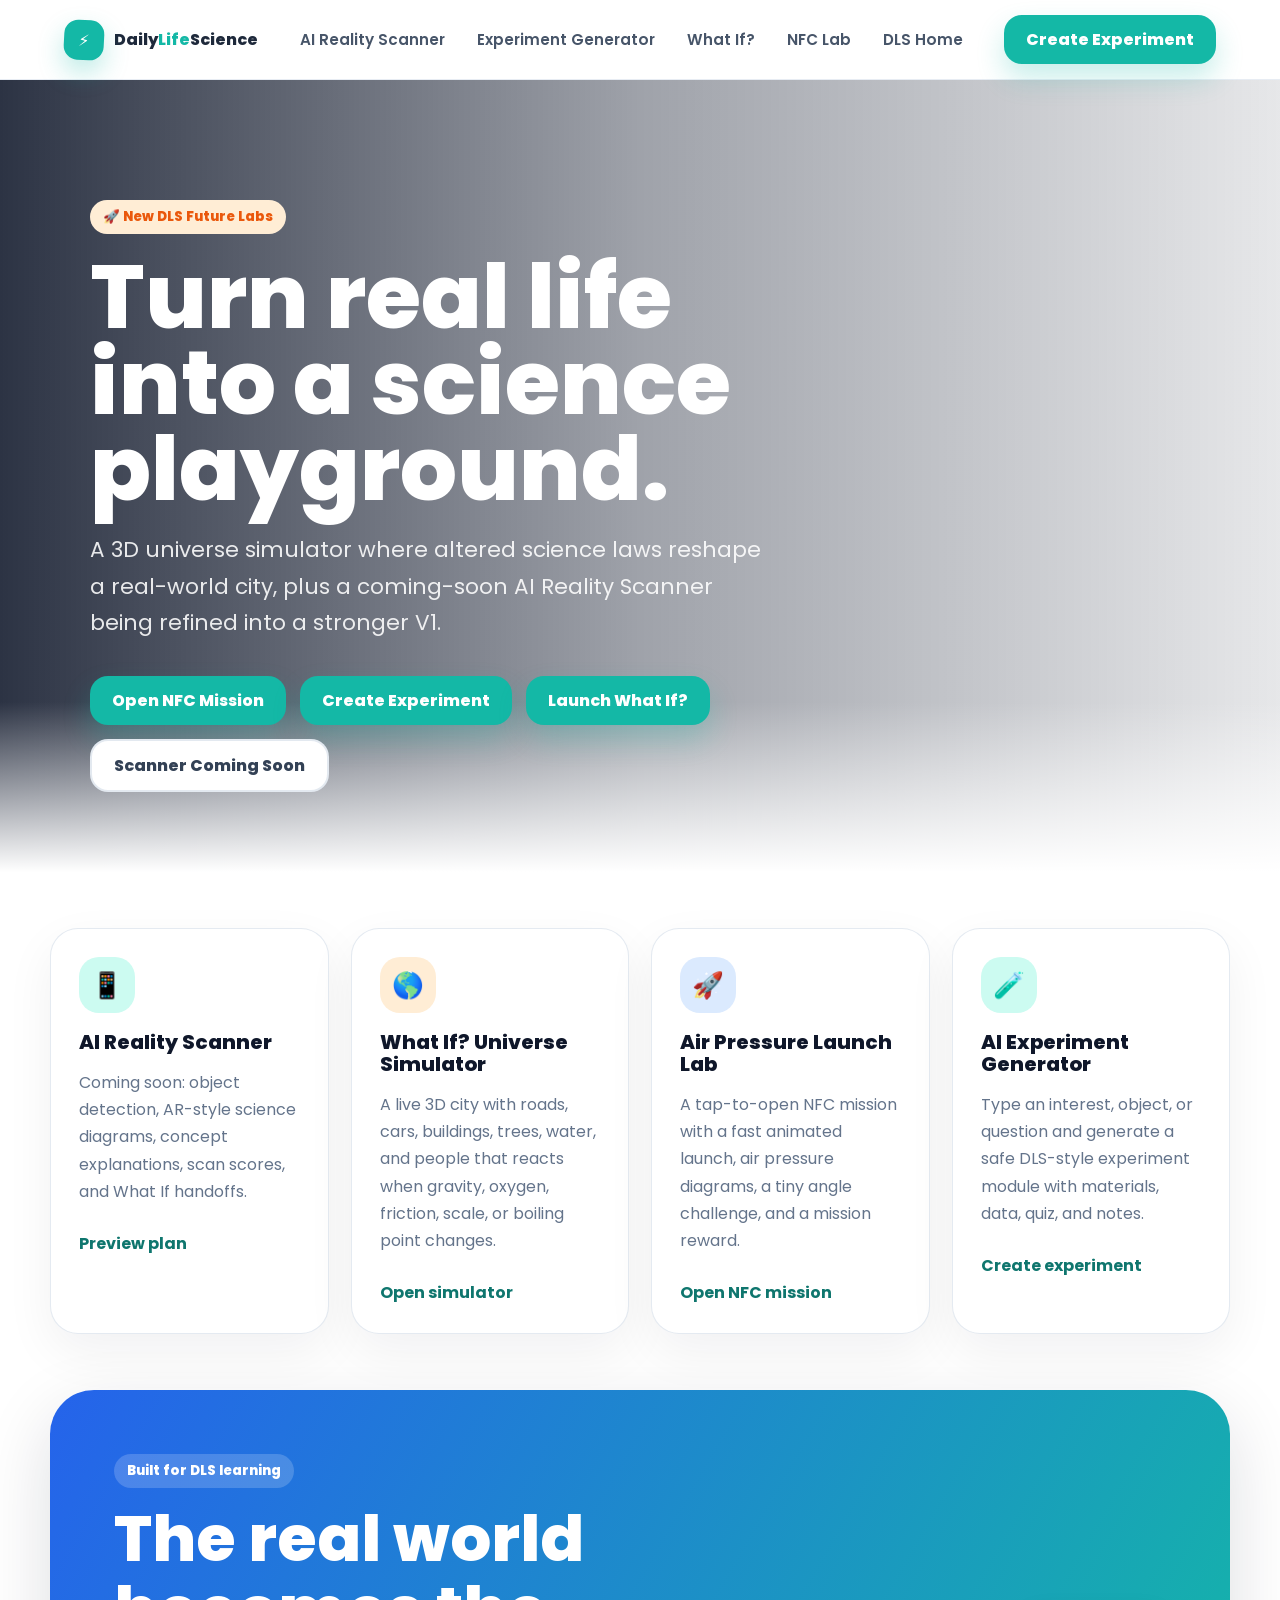
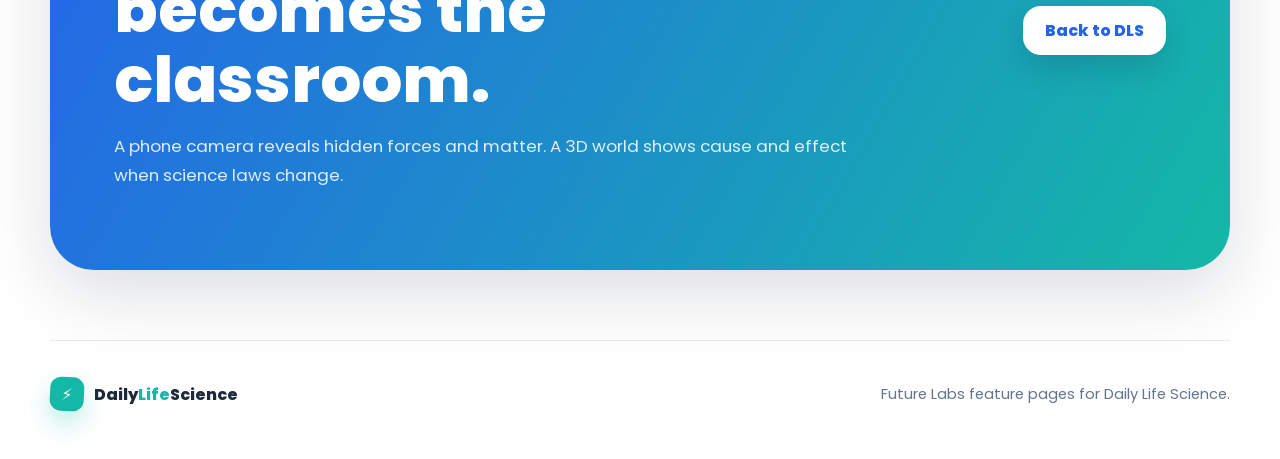
<file: index.html>
<!doctype html>
<html lang="en">
  <head>
    <meta charset="UTF-8" />
    <meta name="viewport" content="width=device-width, initial-scale=1.0" />
    <meta name="description" content="Daily Life Science Future Labs feature hub." />
    <title>Daily Life Science | Future Labs</title>
    <link rel="preconnect" href="https://fonts.googleapis.com" />
    <link rel="preconnect" href="https://fonts.gstatic.com" crossorigin />
    <link
      href="https://fonts.googleapis.com/css2?family=Poppins:wght@300;400;500;600;700;800&display=swap"
      rel="stylesheet"
    />
    <link rel="stylesheet" href="styles.css" />
  </head>
  <body>
    <nav class="site-nav" aria-label="Primary navigation">
      <a class="brand" href="index.html" aria-label="Daily Life Science Future Labs">
        <span class="brand-mark" aria-hidden="true">⚡</span>
        <span>Daily<span>Life</span>Science</span>
      </a>
      <div class="nav-links" aria-label="Feature pages">
        <a href="scanner.html">AI Reality Scanner</a>
        <a href="experiment-generator.html">Experiment Generator</a>
        <a href="simulator.html">What If?</a>
        <a href="nfc-launch-lab.html">NFC Lab</a>
        <a href="https://dailylifescience.org/">DLS Home</a>
      </div>
      <a class="nav-cta" href="experiment-generator.html">Create Experiment</a>
    </nav>

    <main>
      <section class="hero">
        <div class="hero-shade"></div>
        <div class="hero-content">
          <span class="eyebrow">🚀 New DLS Future Labs</span>
          <h1>Turn real life into a science playground.</h1>
          <p>
            A 3D universe simulator where altered science laws reshape a
            real-world city, plus a coming-soon AI Reality Scanner being
            refined into a stronger V1.
          </p>
          <div class="hero-actions">
            <a class="primary-button" href="nfc-launch-lab.html">Open NFC Mission</a>
            <a class="primary-button" href="experiment-generator.html">Create Experiment</a>
            <a class="primary-button" href="simulator.html">Launch What If?</a>
            <a class="secondary-button" href="scanner.html">Scanner Coming Soon</a>
          </div>
        </div>
      </section>

      <section class="intro-band feature-cards" aria-label="Future Labs features">
        <a class="feature-link-card" href="scanner.html">
          <span class="mini-icon teal">📱</span>
          <h2>AI Reality Scanner</h2>
          <p>
            Coming soon: object detection, AR-style science diagrams, concept
            explanations, scan scores, and What If handoffs.
          </p>
          <strong>Preview plan</strong>
        </a>
        <a class="feature-link-card" href="simulator.html">
          <span class="mini-icon orange">🌎</span>
          <h2>What If? Universe Simulator</h2>
          <p>
            A live 3D city with roads, cars, buildings, trees, water, and people
            that reacts when gravity, oxygen, friction, scale, or boiling point
            changes.
          </p>
          <strong>Open simulator</strong>
        </a>
        <a class="feature-link-card" href="nfc-launch-lab.html">
          <span class="mini-icon blue">🚀</span>
          <h2>Air Pressure Launch Lab</h2>
          <p>
            A tap-to-open NFC mission with a fast animated launch, air pressure
            diagrams, a tiny angle challenge, and a mission reward.
          </p>
          <strong>Open NFC mission</strong>
        </a>
        <a class="feature-link-card" href="experiment-generator.html">
          <span class="mini-icon teal">🧪</span>
          <h2>AI Experiment Generator</h2>
          <p>
            Type an interest, object, or question and generate a safe
            DLS-style experiment module with materials, data, quiz, and notes.
          </p>
          <strong>Create experiment</strong>
        </a>
      </section>

      <section class="classroom-band">
        <div>
          <span class="pill">Built for DLS learning</span>
          <h2>The real world becomes the classroom.</h2>
          <p>
            A phone camera reveals hidden forces and matter. A 3D world shows
            cause and effect when science laws change.
          </p>
        </div>
        <a class="primary-button light" href="https://dailylifescience.org/">Back to DLS</a>
      </section>
    </main>

    <footer>
      <div class="brand footer-brand">
        <span class="brand-mark" aria-hidden="true">⚡</span>
        <span>Daily<span>Life</span>Science</span>
      </div>
      <p>Future Labs feature pages for Daily Life Science.</p>
    </footer>
  </body>
</html>
</file>
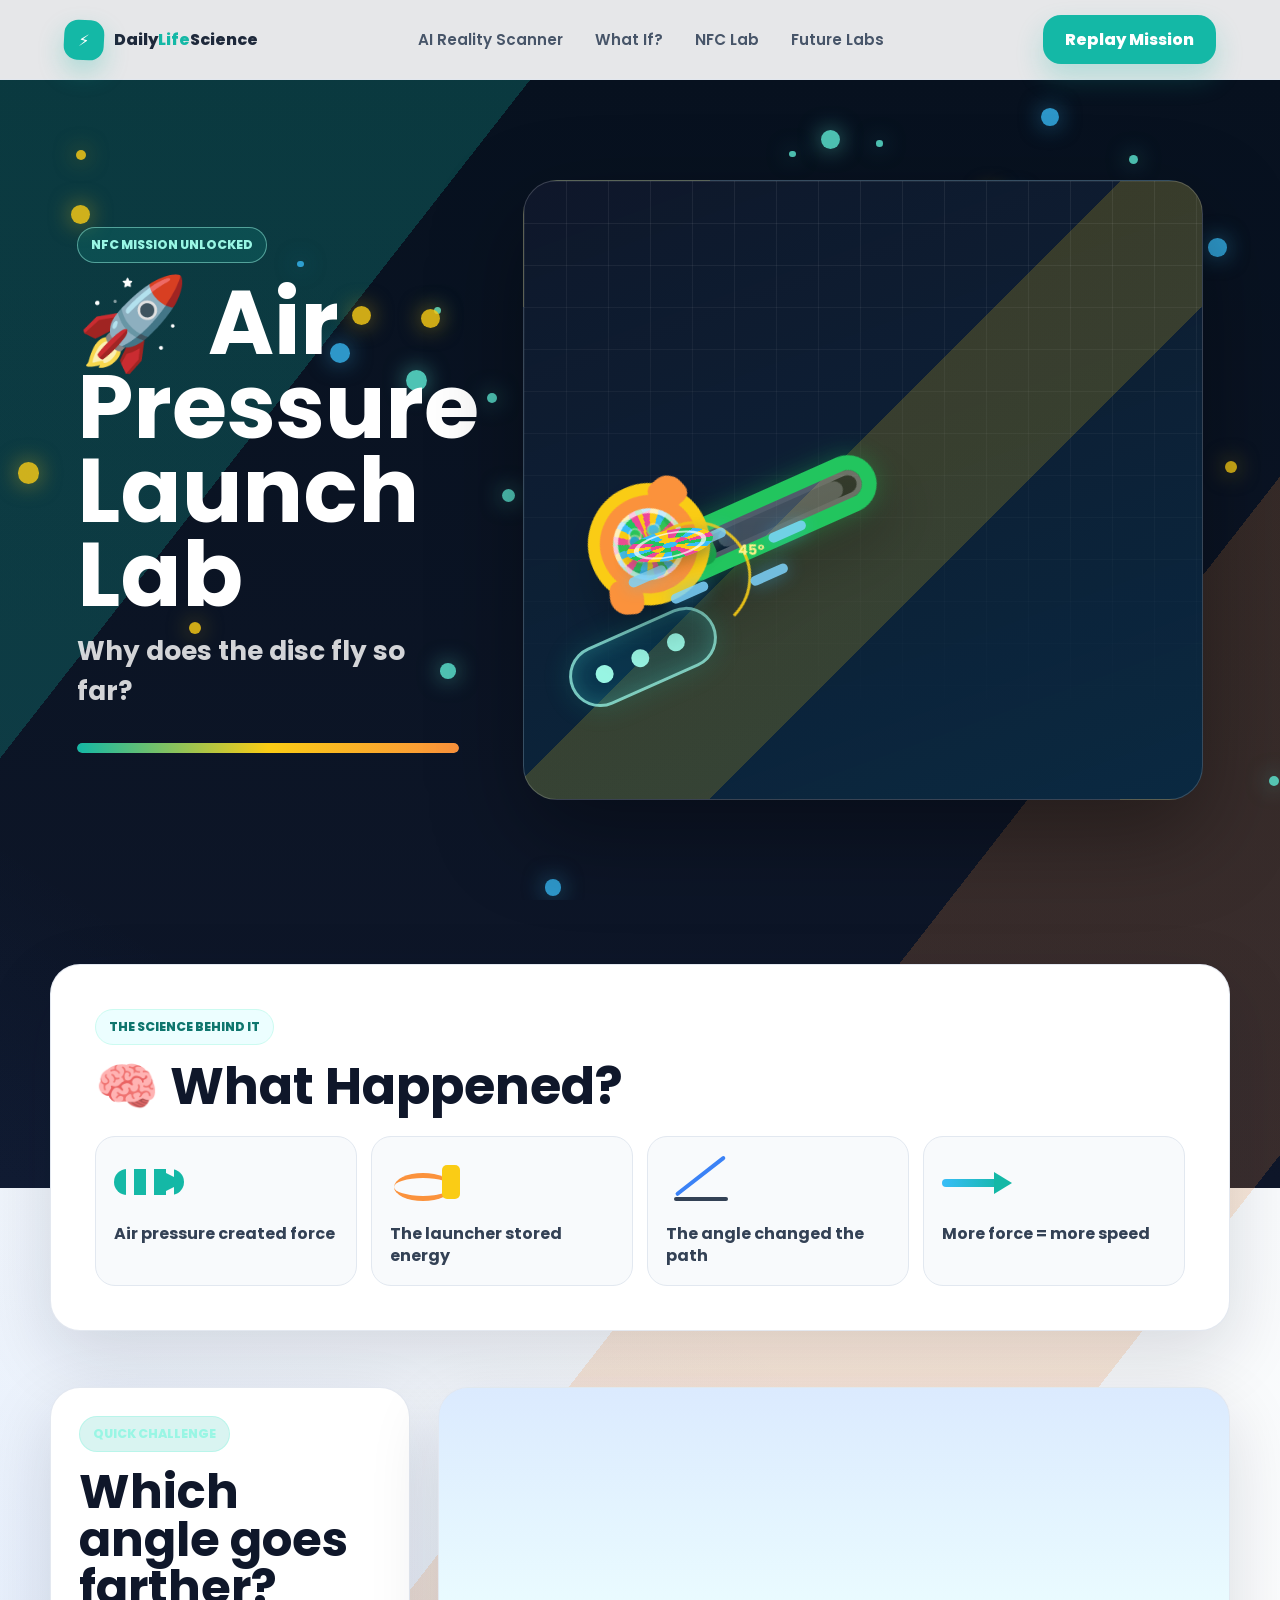
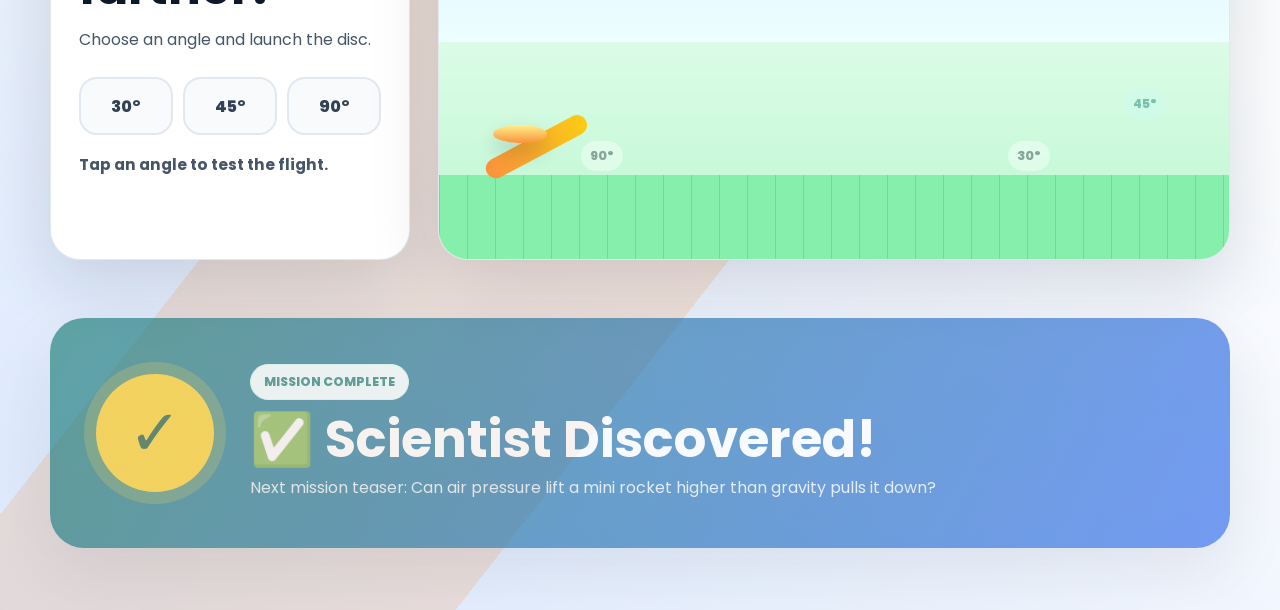
<file: nfc-launch-lab.html>
<!doctype html>
<html lang="en">
  <head>
    <meta charset="UTF-8" />
    <meta name="viewport" content="width=device-width, initial-scale=1.0" />
    <meta
      name="description"
      content="Daily Life Science NFC mission: Air Pressure Launch Lab."
    />
    <title>DLS | Air Pressure Launch Lab</title>
    <link rel="preconnect" href="https://fonts.googleapis.com" />
    <link rel="preconnect" href="https://fonts.gstatic.com" crossorigin />
    <link
      href="https://fonts.googleapis.com/css2?family=Poppins:wght@300;400;500;600;700;800&display=swap"
      rel="stylesheet"
    />
    <link rel="stylesheet" href="styles.css" />
  </head>
  <body class="nfc-body">
    <nav class="site-nav nfc-nav" aria-label="Primary navigation">
      <a class="brand" href="index.html">
        <span class="brand-mark" aria-hidden="true">⚡</span>
        <span>Daily<span>Life</span>Science</span>
      </a>
      <div class="nav-links">
        <a href="scanner.html">AI Reality Scanner</a>
        <a href="simulator.html">What If?</a>
        <a href="nfc-launch-lab.html">NFC Lab</a>
        <a href="index.html">Future Labs</a>
      </div>
      <button class="nav-cta" id="replayTop" type="button">Replay Mission</button>
    </nav>

    <main class="nfc-page">
      <section class="nfc-unlock" aria-label="Air Pressure Launch Lab mission">
        <div class="nfc-orbit" id="particleField" aria-hidden="true"></div>

        <div class="nfc-copy">
          <span class="mission-pill">NFC Mission Unlocked</span>
          <h1>🚀 Air Pressure Launch Lab</h1>
          <p>Why does the disc fly so far?</p>
          <div class="mission-meter" aria-label="Mission animation progress">
            <span></span>
          </div>
        </div>

        <div class="launch-lab" id="launchLab" aria-label="Animated air pressure launch diagram">
          <div class="lab-grid" aria-hidden="true"></div>
          <div class="pressure-tube">
            <span></span>
            <span></span>
            <span></span>
          </div>
          <div class="launcher-base">
            <div class="angle-arc"><strong>45°</strong></div>
            <div class="toy-handle"></div>
            <div class="toy-neck"></div>
            <div class="toy-cup">
              <div class="loaded-disc">
                <span></span><span></span><span></span><span></span>
                <span></span><span></span><span></span><span></span>
              </div>
            </div>
          </div>
          <div class="air-plume">
            <i></i><i></i><i></i><i></i><i></i>
          </div>
          <div class="flying-disc">
            <span class="disc-rim"></span>
            <span class="disc-swirl"></span>
          </div>
          <svg class="launch-overlay" viewBox="0 0 900 520" aria-hidden="true">
            <path class="trajectory-main" d="M 125 397 C 260 230, 502 92, 792 176" />
            <path class="trajectory-ghost low" d="M 125 397 C 294 314, 496 287, 760 324" />
            <path class="trajectory-ghost high" d="M 125 397 C 210 104, 380 36, 574 214" />
            <g class="force-arrow thrust">
              <path d="M 142 378 L 224 342" />
              <path d="M 224 342 L 206 340 M 224 342 L 213 356" />
            </g>
            <g class="force-arrow air">
              <path d="M 288 202 L 288 294" />
              <path d="M 288 294 L 276 276 M 288 294 L 300 276" />
            </g>
            <g class="force-arrow gravity">
              <path d="M 544 118 L 544 238" />
              <path d="M 544 238 L 530 218 M 544 238 L 558 218" />
            </g>
          </svg>
          <div class="concept-chip chip-one">Stored energy</div>
          <div class="concept-chip chip-two">Air pushes down</div>
          <div class="concept-chip chip-three">Gravity pulls</div>
          <div class="concept-chip chip-four">Best range</div>
          <div class="slow-replay">Slow motion replay</div>
        </div>
      </section>

      <section class="nfc-science-band" aria-label="The science behind the air pressure launch">
        <article class="nfc-science-card">
          <span class="mission-pill light">The Science Behind It</span>
          <h2>🧠 What Happened?</h2>
          <div class="science-mini-grid">
            <div>
              <span class="science-icon pressure"></span>
              <strong>Air pressure created force</strong>
            </div>
            <div>
              <span class="science-icon spring"></span>
              <strong>The launcher stored energy</strong>
            </div>
            <div>
              <span class="science-icon angle"></span>
              <strong>The angle changed the path</strong>
            </div>
            <div>
              <span class="science-icon speed"></span>
              <strong>More force = more speed</strong>
            </div>
          </div>
        </article>
      </section>

      <section class="angle-lab" aria-label="Angle challenge">
        <div class="angle-copy">
          <span class="mission-pill">Quick Challenge</span>
          <h2>Which angle goes farther?</h2>
          <p>Choose an angle and launch the disc.</p>
          <div class="angle-buttons" id="angleButtons">
            <button type="button" data-angle="30">30°</button>
            <button type="button" data-angle="45">45°</button>
            <button type="button" data-angle="90">90°</button>
          </div>
          <strong class="angle-feedback" id="angleFeedback">Tap an angle to test the flight.</strong>
        </div>

        <div class="angle-sim" id="angleSim">
          <div class="angle-ground"></div>
          <div class="angle-launcher"></div>
          <div class="angle-disc"></div>
          <svg viewBox="0 0 620 290" aria-hidden="true">
            <path class="path p30" d="M 54 232 C 170 160, 314 144, 532 206" />
            <path class="path p45" d="M 54 232 C 188 54, 386 38, 580 150" />
            <path class="path p90" d="M 54 232 C 64 42, 112 42, 128 232" />
          </svg>
          <div class="range-marker marker30">30°</div>
          <div class="range-marker marker45">45°</div>
          <div class="range-marker marker90">90°</div>
        </div>
      </section>

      <section class="reward-screen" id="rewardScreen" aria-label="Mission reward">
        <div class="reward-badge">
          <span>✓</span>
        </div>
        <div>
          <span class="mission-pill light">Mission Complete</span>
          <h2>✅ Scientist Discovered!</h2>
          <p>Next mission teaser: Can air pressure lift a mini rocket higher than gravity pulls it down?</p>
        </div>
      </section>
    </main>

    <script src="nfc-launch-lab.js"></script>
  </body>
</html>
</file>
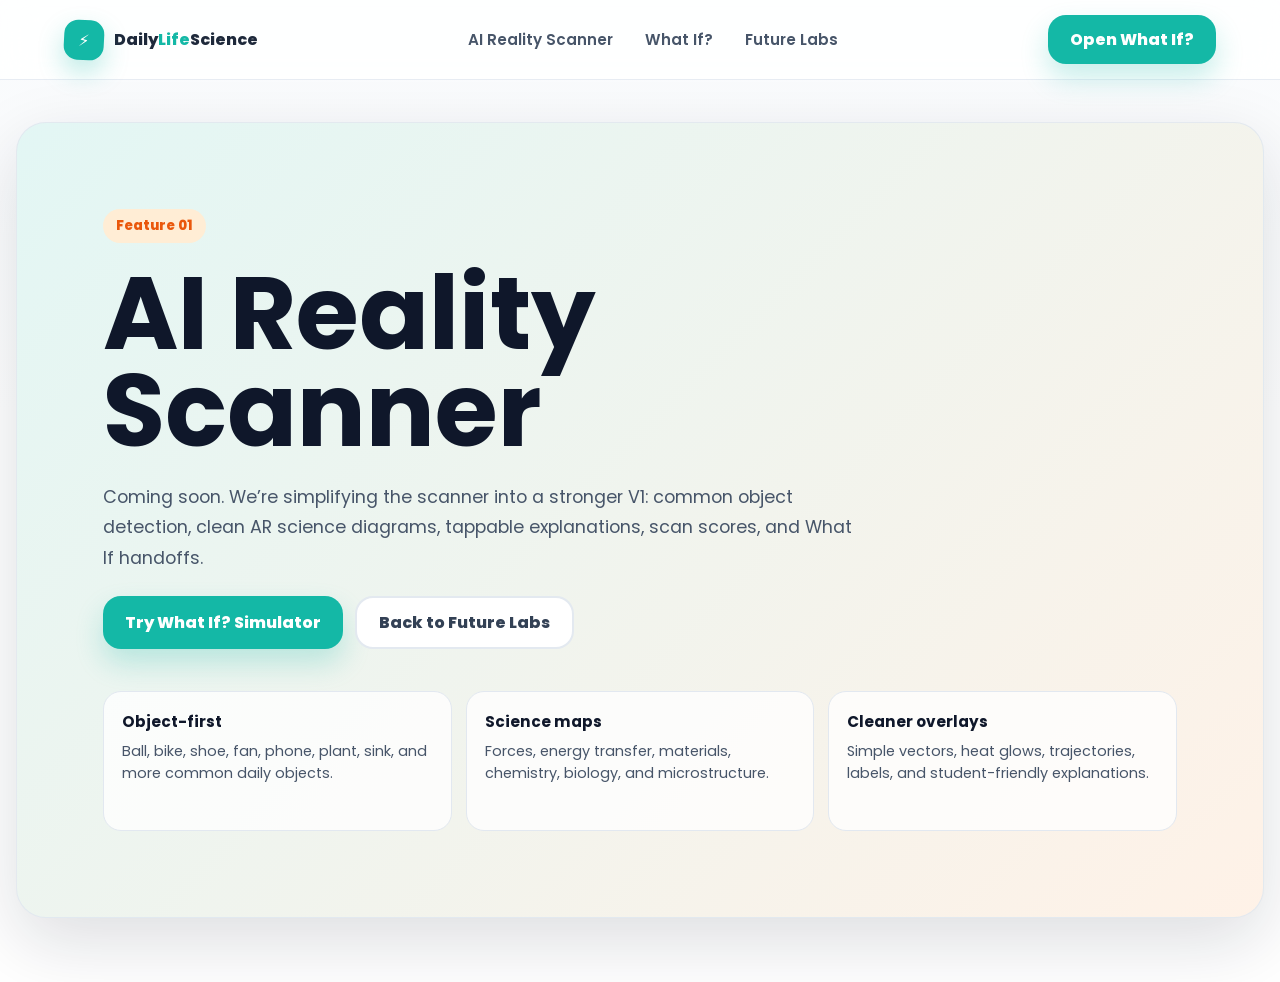
<file: scanner.html>
<!doctype html>
<html lang="en">
  <head>
    <meta charset="UTF-8" />
    <meta name="viewport" content="width=device-width, initial-scale=1.0" />
    <meta name="description" content="Daily Life Science AI Reality Scanner coming soon." />
    <title>DLS | AI Reality Scanner Coming Soon</title>
    <link rel="preconnect" href="https://fonts.googleapis.com" />
    <link rel="preconnect" href="https://fonts.gstatic.com" crossorigin />
    <link
      href="https://fonts.googleapis.com/css2?family=Poppins:wght@300;400;500;600;700;800&display=swap"
      rel="stylesheet"
    />
    <link rel="stylesheet" href="styles.css" />
  </head>
  <body class="tool-page">
    <nav class="site-nav" aria-label="Primary navigation">
      <a class="brand" href="index.html">
        <span class="brand-mark" aria-hidden="true">⚡</span>
        <span>Daily<span>Life</span>Science</span>
      </a>
      <div class="nav-links">
        <a href="scanner.html">AI Reality Scanner</a>
        <a href="simulator.html">What If?</a>
        <a href="index.html">Future Labs</a>
      </div>
      <a class="nav-cta" href="simulator.html">Open What If?</a>
    </nav>

    <main class="tool-shell">
      <section class="coming-soon-page">
        <span class="eyebrow">Feature 01</span>
        <h1>AI Reality Scanner</h1>
        <p>
          Coming soon. We’re simplifying the scanner into a stronger V1:
          common object detection, clean AR science diagrams, tappable
          explanations, scan scores, and What If handoffs.
        </p>
        <div class="coming-soon-actions">
          <a class="primary-button" href="simulator.html">Try What If? Simulator</a>
          <a class="secondary-button" href="index.html">Back to Future Labs</a>
        </div>
        <div class="coming-soon-grid">
          <article>
            <strong>Object-first</strong>
            <span>Ball, bike, shoe, fan, phone, plant, sink, and more common daily objects.</span>
          </article>
          <article>
            <strong>Science maps</strong>
            <span>Forces, energy transfer, materials, chemistry, biology, and microstructure.</span>
          </article>
          <article>
            <strong>Cleaner overlays</strong>
            <span>Simple vectors, heat glows, trajectories, labels, and student-friendly explanations.</span>
          </article>
        </div>
      </section>
    </main>
  </body>
</html>
</file>
<file: styles.css>
:root {
  --teal: #14b8a6;
  --teal-dark: #0f766e;
  --orange: #fb923c;
  --yellow: #facc15;
  --blue: #3b82f6;
  --indigo: #6366f1;
  --slate-900: #0f172a;
  --slate-700: #334155;
  --slate-600: #475569;
  --slate-500: #64748b;
  --slate-200: #e2e8f0;
  --slate-100: #f1f5f9;
  --white: #ffffff;
  --shadow: 0 24px 70px rgba(15, 23, 42, 0.14);
}

* {
  box-sizing: border-box;
}

html {
  scroll-behavior: smooth;
}

body {
  margin: 0;
  background: var(--white);
  color: var(--slate-900);
  font-family: "Poppins", system-ui, -apple-system, BlinkMacSystemFont, "Segoe UI", sans-serif;
}

a {
  color: inherit;
  text-decoration: none;
}

button {
  border: 0;
  cursor: pointer;
  font: inherit;
}

.site-nav {
  position: sticky;
  top: 0;
  z-index: 20;
  display: flex;
  align-items: center;
  justify-content: space-between;
  gap: 24px;
  height: 80px;
  padding: 0 clamp(20px, 5vw, 72px);
  background: rgba(255, 255, 255, 0.84);
  border-bottom: 1px solid rgba(226, 232, 240, 0.8);
  backdrop-filter: blur(16px);
}

.brand {
  display: inline-flex;
  align-items: center;
  gap: 10px;
  font-weight: 800;
  color: #1e293b;
}

.brand span span {
  color: var(--teal);
}

.brand-mark {
  display: inline-grid;
  width: 40px;
  height: 40px;
  place-items: center;
  border-radius: 14px;
  background: var(--teal);
  color: white;
  transform: rotate(3deg);
  box-shadow: 0 12px 26px rgba(20, 184, 166, 0.28);
}

.nav-links {
  display: flex;
  align-items: center;
  gap: 32px;
  color: var(--slate-600);
  font-size: 0.95rem;
  font-weight: 600;
}

.nav-links a:hover {
  color: var(--teal);
}

.nav-cta,
.primary-button,
.secondary-button {
  display: inline-flex;
  align-items: center;
  justify-content: center;
  min-height: 48px;
  padding: 12px 22px;
  border-radius: 18px;
  font-weight: 800;
  transition: transform 0.2s ease, box-shadow 0.2s ease, background 0.2s ease;
}

.nav-cta,
.primary-button {
  background: var(--teal);
  color: white;
  box-shadow: 0 14px 28px rgba(20, 184, 166, 0.24);
}

.secondary-button {
  background: white;
  color: var(--slate-700);
  border: 2px solid rgba(226, 232, 240, 0.95);
}

.nav-cta:hover,
.primary-button:hover,
.secondary-button:hover {
  transform: translateY(-2px);
}

.hero {
  position: relative;
  min-height: 680px;
  display: grid;
  align-items: end;
  padding: 120px clamp(20px, 7vw, 96px) 80px;
  overflow: hidden;
  background:
    linear-gradient(90deg, rgba(15, 23, 42, 0.88), rgba(15, 23, 42, 0.4), rgba(15, 23, 42, 0.1)),
    url("https://images.unsplash.com/photo-1617133270228-e210f2d3046e?auto=format&fit=crop&w=1800&q=80") center / cover;
}

.hero-shade {
  position: absolute;
  inset: auto 0 0;
  height: 170px;
  background: linear-gradient(0deg, white, rgba(255, 255, 255, 0));
}

.hero-content {
  position: relative;
  max-width: 760px;
  z-index: 1;
  color: white;
}

.eyebrow,
.pill {
  display: inline-flex;
  align-items: center;
  width: fit-content;
  padding: 7px 13px;
  border-radius: 999px;
  background: #ffedd5;
  color: #ea580c;
  font-size: 0.84rem;
  font-weight: 800;
}

.hero h1 {
  max-width: 740px;
  margin: 20px 0;
  font-size: clamp(3rem, 7vw, 6.6rem);
  line-height: 0.96;
  letter-spacing: 0;
  font-weight: 800;
}

.hero p {
  max-width: 680px;
  margin: 0 0 34px;
  color: rgba(255, 255, 255, 0.88);
  font-size: clamp(1.05rem, 2vw, 1.35rem);
  line-height: 1.7;
}

.hero-actions {
  display: flex;
  flex-wrap: wrap;
  gap: 14px;
}

.intro-band,
.feature-section,
.classroom-band,
footer {
  width: min(1180px, calc(100% - 40px));
  margin: 0 auto;
}

.intro-band {
  display: grid;
  grid-template-columns: repeat(auto-fit, minmax(250px, 1fr));
  gap: 22px;
  padding: 56px 0 24px;
}

.intro-band article,
.concept-card,
.law-panel,
.outcome-panel,
.intro-band article {
  border: 1px solid rgba(226, 232, 240, 0.9);
  background: white;
  box-shadow: 0 18px 50px rgba(15, 23, 42, 0.06);
}

.intro-band article {
  min-height: 190px;
  padding: 28px;
  border-radius: 28px;
}

.mini-icon {
  display: grid;
  width: 56px;
  height: 56px;
  place-items: center;
  border-radius: 20px;
  margin-bottom: 18px;
  font-size: 1.6rem;
}

.mini-icon.teal {
  background: #ccfbf1;
}

.mini-icon.orange {
  background: #ffedd5;
}

.mini-icon.blue {
  background: #dbeafe;
}

.intro-band h2,
.section-heading h2,
.classroom-band h2 {
  margin: 0;
  color: var(--slate-900);
  font-weight: 800;
  line-height: 1.1;
  letter-spacing: 0;
}

.intro-band h2 {
  font-size: 1.25rem;
}

.intro-band p,
.section-heading p,
.scanner-controls p,
.classroom-band p,
footer p {
  color: var(--slate-500);
  line-height: 1.7;
}

.feature-section {
  padding: 80px 0;
}

.section-heading {
  max-width: 820px;
  margin-bottom: 42px;
}

.section-heading h2 {
  margin-top: 16px;
  font-size: clamp(2.3rem, 4.5vw, 4rem);
}

.section-heading p {
  font-size: 1.08rem;
}

.pill {
  background: #ccfbf1;
  color: var(--teal-dark);
}

.orange-pill {
  background: #ffedd5;
  color: #c2410c;
}

.scanner-grid,
.simulator-grid {
  display: grid;
  grid-template-columns: minmax(310px, 0.9fr) minmax(320px, 1.1fr);
  gap: 34px;
  align-items: center;
}

.phone-shell {
  width: min(390px, 100%);
  margin: 0 auto;
  padding: 16px;
  border: 10px solid #0f172a;
  border-radius: 48px;
  background: #0f172a;
  box-shadow: var(--shadow);
}

.phone-top {
  width: 110px;
  height: 20px;
  margin: 0 auto 10px;
  border-radius: 999px;
  background: #020617;
}

.camera-view {
  position: relative;
  height: 610px;
  overflow: hidden;
  border-radius: 34px;
  background: #111827;
}

.camera-view img {
  width: 100%;
  height: 100%;
  object-fit: cover;
  filter: saturate(1.08) contrast(1.04);
}

.camera-view::after {
  content: "";
  position: absolute;
  inset: 0;
  background:
    linear-gradient(rgba(255, 255, 255, 0.08) 1px, transparent 1px),
    linear-gradient(90deg, rgba(255, 255, 255, 0.08) 1px, transparent 1px);
  background-size: 34px 34px;
  pointer-events: none;
}

.scan-line {
  position: absolute;
  left: 7%;
  right: 7%;
  top: 18%;
  height: 3px;
  border-radius: 999px;
  background: #5eead4;
  box-shadow: 0 0 28px #5eead4;
  animation: scan 3.4s ease-in-out infinite;
}

.object-lock,
.impact-badge {
  position: absolute;
  top: 22px;
  left: 20px;
  z-index: 2;
  padding: 9px 12px;
  border-radius: 999px;
  background: rgba(15, 23, 42, 0.72);
  color: white;
  font-size: 0.78rem;
  font-weight: 800;
  backdrop-filter: blur(10px);
}

.vector {
  position: absolute;
  z-index: 2;
  width: 118px;
  height: 4px;
  border-radius: 999px;
  background: var(--yellow);
  box-shadow: 0 0 18px rgba(250, 204, 21, 0.75);
}

.vector::after {
  content: "";
  position: absolute;
  right: -1px;
  top: 50%;
  border-left: 12px solid var(--yellow);
  border-top: 8px solid transparent;
  border-bottom: 8px solid transparent;
  transform: translateY(-50%);
}

.vector span {
  position: absolute;
  top: -31px;
  left: 16px;
  padding: 4px 8px;
  border-radius: 999px;
  background: rgba(255, 255, 255, 0.92);
  color: var(--slate-900);
  font-size: 0.7rem;
  font-weight: 800;
}

.arrow-one {
  top: 49%;
  left: 22%;
  transform: rotate(-24deg);
}

.arrow-two {
  top: 42%;
  right: 14%;
  transform: rotate(148deg);
  background: #38bdf8;
}

.arrow-two::after {
  border-left-color: #38bdf8;
}

.arrow-three {
  top: 61%;
  left: 41%;
  transform: rotate(15deg);
  background: #fb7185;
}

.arrow-three::after {
  border-left-color: #fb7185;
}

.micro-panel {
  position: absolute;
  left: 18px;
  right: 18px;
  bottom: 18px;
  z-index: 2;
  display: grid;
  grid-template-columns: 76px 1fr;
  gap: 14px;
  align-items: center;
  min-height: 112px;
  padding: 16px;
  border: 1px solid rgba(255, 255, 255, 0.2);
  border-radius: 24px;
  background: rgba(15, 23, 42, 0.76);
  color: white;
  backdrop-filter: blur(16px);
}

.micro-panel strong,
.micro-panel small {
  display: block;
}

.micro-panel small {
  margin-top: 5px;
  color: rgba(255, 255, 255, 0.78);
  line-height: 1.5;
}

.molecule {
  position: relative;
  width: 70px;
  height: 70px;
}

.molecule span {
  position: absolute;
  width: 24px;
  height: 24px;
  border-radius: 50%;
  background: #5eead4;
  box-shadow: 0 0 18px rgba(94, 234, 212, 0.72);
  animation: pulse 1.8s ease-in-out infinite;
}

.molecule span:nth-child(1) { left: 22px; top: 4px; }
.molecule span:nth-child(2) { left: 4px; top: 34px; background: #facc15; }
.molecule span:nth-child(3) { right: 4px; top: 34px; background: #38bdf8; }
.molecule span:nth-child(4) { left: 23px; bottom: 0; background: #fb7185; }

.scanner-controls {
  padding: 10px 0;
}

.scanner-controls h3,
.law-panel h3 {
  margin: 0 0 10px;
  font-size: 1.75rem;
  font-weight: 800;
}

.object-buttons {
  display: flex;
  flex-wrap: wrap;
  gap: 12px;
  margin: 26px 0;
}

.object-buttons button {
  padding: 12px 16px;
  border-radius: 16px;
  background: #f8fafc;
  color: var(--slate-700);
  border: 2px solid var(--slate-200);
  font-weight: 800;
  transition: all 0.2s ease;
}

.object-buttons button.active,
.object-buttons button:hover {
  background: #ccfbf1;
  border-color: var(--teal);
  color: var(--teal-dark);
}

.concept-card {
  padding: 28px;
  border-radius: 28px;
}

.concept-label {
  color: var(--teal-dark);
  font-size: 0.78rem;
  font-weight: 800;
  text-transform: uppercase;
}

.concept-card h4 {
  margin: 8px 0 16px;
  font-size: 1.45rem;
}

.concept-card ul {
  display: grid;
  gap: 12px;
  margin: 0;
  padding: 0;
  list-style: none;
}

.concept-card li {
  position: relative;
  padding-left: 26px;
  color: var(--slate-600);
  line-height: 1.6;
}

.concept-card li::before {
  content: "";
  position: absolute;
  left: 0;
  top: 10px;
  width: 10px;
  height: 10px;
  border-radius: 50%;
  background: var(--teal);
}

.simulator-section {
  width: 100%;
  max-width: none;
  padding-left: max(20px, calc((100vw - 1180px) / 2));
  padding-right: max(20px, calc((100vw - 1180px) / 2));
  background: linear-gradient(180deg, #f8fafc, white);
}

.simulator-section .section-heading,
.simulator-grid {
  width: min(1180px, 100%);
  margin-left: auto;
  margin-right: auto;
}

.simulator-grid {
  grid-template-columns: 350px 1fr;
}

.law-panel {
  align-self: stretch;
  padding: 26px;
  border-radius: 30px;
}

.law-list {
  display: grid;
  gap: 12px;
  margin-top: 22px;
}

.law-list button {
  display: grid;
  gap: 2px;
  width: 100%;
  padding: 18px;
  border-radius: 20px;
  background: #f8fafc;
  color: var(--slate-700);
  border: 2px solid transparent;
  text-align: left;
}

.law-list button span {
  font-weight: 800;
}

.law-list button small {
  color: var(--slate-500);
}

.law-list button.active,
.law-list button:hover {
  border-color: var(--orange);
  background: #fff7ed;
  color: #9a3412;
}

.world-stage {
  display: grid;
  grid-template-rows: minmax(320px, 420px) auto;
  overflow: hidden;
  border-radius: 36px;
  background: white;
  box-shadow: var(--shadow);
  border: 1px solid rgba(226, 232, 240, 0.9);
}

.world-visual {
  position: relative;
  display: grid;
  place-items: center;
  overflow: hidden;
  background:
    linear-gradient(180deg, #dbeafe 0%, #ecfeff 54%, #dcfce7 100%);
}

.sky-layer {
  position: absolute;
  inset: 0;
  opacity: 0.7;
  background-image:
    radial-gradient(circle at 24% 28%, rgba(255, 255, 255, 0.9) 0 28px, transparent 30px),
    radial-gradient(circle at 33% 30%, rgba(255, 255, 255, 0.85) 0 22px, transparent 24px),
    radial-gradient(circle at 70% 20%, rgba(255, 255, 255, 0.8) 0 34px, transparent 36px);
}

.planet {
  position: relative;
  width: min(310px, 62vw);
  aspect-ratio: 1;
  border-radius: 50%;
  background: radial-gradient(circle at 34% 25%, #67e8f9, #2563eb 58%, #1e40af 100%);
  box-shadow: inset -28px -30px 50px rgba(15, 23, 42, 0.32), 0 30px 80px rgba(37, 99, 235, 0.28);
  animation: float 4s ease-in-out infinite;
}

.continent {
  position: absolute;
  border-radius: 46% 54% 55% 45%;
  background: #22c55e;
  box-shadow: inset -8px -8px 16px rgba(21, 128, 61, 0.22);
}

.continent.one {
  top: 58px;
  left: 70px;
  width: 92px;
  height: 62px;
  transform: rotate(-18deg);
}

.continent.two {
  right: 54px;
  top: 132px;
  width: 106px;
  height: 76px;
  transform: rotate(22deg);
}

.continent.three {
  left: 100px;
  bottom: 48px;
  width: 72px;
  height: 48px;
  transform: rotate(8deg);
}

.impact-badge {
  top: 26px;
  left: 26px;
  background: rgba(234, 88, 12, 0.9);
}

.world-visual.gravity .planet {
  transform: scaleY(0.88);
  animation-name: heavyPulse;
}

.world-visual.oxygen {
  background: linear-gradient(180deg, #fde68a 0%, #fed7aa 48%, #e2e8f0 100%);
}

.world-visual.oxygen .planet {
  filter: saturate(0.45);
}

.world-visual.friction .planet {
  animation: slide 2.5s ease-in-out infinite;
}

.world-visual.ant .planet {
  width: min(230px, 54vw);
}

.world-visual.boiling {
  background: linear-gradient(180deg, #bae6fd 0%, #fef3c7 52%, #cffafe 100%);
}

.world-visual.boiling::after {
  content: "";
  position: absolute;
  inset: 20% 0 0;
  background: repeating-linear-gradient(90deg, transparent 0 34px, rgba(255, 255, 255, 0.62) 34px 39px);
  opacity: 0.45;
  animation: steam 1.8s linear infinite;
}

.outcome-panel {
  padding: clamp(24px, 4vw, 36px);
  border: 0;
  border-radius: 0;
  box-shadow: none;
}

.outcome-panel h3 {
  margin: 8px 0 10px;
  font-size: clamp(1.7rem, 3vw, 2.45rem);
}

.outcome-panel p {
  color: var(--slate-600);
  line-height: 1.7;
}

.outcome-grid {
  display: grid;
  grid-template-columns: repeat(4, 1fr);
  gap: 12px;
  margin-top: 24px;
}

.outcome-grid article {
  min-height: 146px;
  padding: 18px;
  border-radius: 20px;
  background: #f8fafc;
  border: 1px solid var(--slate-200);
}

.outcome-grid strong,
.outcome-grid span {
  display: block;
}

.outcome-grid strong {
  margin-bottom: 8px;
  color: var(--slate-900);
}

.outcome-grid span {
  color: var(--slate-500);
  font-size: 0.9rem;
  line-height: 1.55;
}

.classroom-band {
  display: flex;
  align-items: center;
  justify-content: space-between;
  gap: 30px;
  margin-top: 32px;
  margin-bottom: 70px;
  padding: clamp(32px, 6vw, 64px);
  border-radius: 44px;
  background: linear-gradient(120deg, #2563eb, var(--teal));
  color: white;
  box-shadow: var(--shadow);
}

.classroom-band h2 {
  margin-top: 16px;
  max-width: 760px;
  color: white;
  font-size: clamp(2rem, 5vw, 4rem);
}

.classroom-band p {
  max-width: 760px;
  color: rgba(255, 255, 255, 0.86);
  font-size: 1.05rem;
}

.classroom-band .pill {
  background: rgba(255, 255, 255, 0.18);
  color: white;
}

.primary-button.light {
  flex: 0 0 auto;
  background: white;
  color: #2563eb;
  box-shadow: 0 14px 30px rgba(15, 23, 42, 0.14);
}

footer {
  display: flex;
  align-items: center;
  justify-content: space-between;
  gap: 24px;
  padding: 36px 0 48px;
  border-top: 1px solid var(--slate-200);
}

.footer-brand .brand-mark {
  width: 34px;
  height: 34px;
  border-radius: 11px;
}

footer p {
  margin: 0;
  font-size: 0.92rem;
  text-align: right;
}

.feature-link-card {
  display: block;
  min-height: 242px;
  padding: 28px;
  border: 1px solid rgba(226, 232, 240, 0.9);
  border-radius: 28px;
  background: white;
  box-shadow: 0 18px 50px rgba(15, 23, 42, 0.06);
  transition: transform 0.2s ease, box-shadow 0.2s ease;
}

.feature-link-card:hover {
  transform: translateY(-4px);
  box-shadow: 0 24px 70px rgba(15, 23, 42, 0.12);
}

.feature-link-card strong {
  display: inline-flex;
  margin-top: 10px;
  color: var(--teal-dark);
}

.tool-page {
  min-height: 100vh;
  background: linear-gradient(180deg, #f8fafc 0%, white 42%);
}

.tool-shell {
  width: min(1440px, calc(100% - 32px));
  margin: 0 auto;
  padding: 42px 0 64px;
}

.tool-intro {
  max-width: 980px;
  margin-bottom: 28px;
}

.tool-intro h1 {
  margin: 18px 0;
  font-size: clamp(2.7rem, 6vw, 5.7rem);
  line-height: 0.98;
  font-weight: 800;
  letter-spacing: 0;
}

.tool-intro p {
  max-width: 900px;
  color: var(--slate-600);
  font-size: 1.08rem;
  line-height: 1.75;
}

.coming-soon-page {
  min-height: calc(100vh - 150px);
  display: grid;
  align-content: center;
  gap: 22px;
  padding: clamp(38px, 7vw, 86px);
  border: 1px solid rgba(226, 232, 240, 0.9);
  border-radius: 30px;
  background:
    linear-gradient(135deg, rgba(20, 184, 166, 0.12), rgba(251, 146, 60, 0.12)),
    white;
  box-shadow: var(--shadow);
}

.coming-soon-page h1 {
  max-width: 900px;
  margin: 0;
  font-size: clamp(3rem, 8vw, 7rem);
  line-height: 0.95;
  letter-spacing: 0;
}

.coming-soon-page p {
  max-width: 760px;
  margin: 0;
  color: var(--slate-600);
  font-size: 1.1rem;
  line-height: 1.75;
}

.coming-soon-actions {
  display: flex;
  flex-wrap: wrap;
  gap: 12px;
}

.coming-soon-grid {
  display: grid;
  grid-template-columns: repeat(3, 1fr);
  gap: 14px;
  margin-top: 20px;
}

.coming-soon-grid article {
  min-height: 140px;
  padding: 18px;
  border: 1px solid var(--slate-200);
  border-radius: 18px;
  background: rgba(255, 255, 255, 0.78);
}

.coming-soon-grid strong,
.coming-soon-grid span {
  display: block;
}

.coming-soon-grid strong {
  color: var(--slate-900);
  font-size: 0.95rem;
}

.coming-soon-grid span {
  margin-top: 8px;
  color: var(--slate-600);
  font-size: 0.9rem;
  line-height: 1.5;
}

.scanner-workbench,
.sim-workbench {
  display: grid;
  grid-template-columns: minmax(420px, 1fr) 420px;
  gap: 24px;
  align-items: stretch;
}

.live-panel,
.analysis-panel,
.sim-controls,
.sim-stage {
  border: 1px solid rgba(226, 232, 240, 0.9);
  border-radius: 30px;
  background: white;
  box-shadow: var(--shadow);
}

.live-panel {
  overflow: hidden;
}

.camera-toolbar {
  display: flex;
  align-items: center;
  flex-wrap: wrap;
  gap: 12px;
  padding: 18px;
  border-bottom: 1px solid var(--slate-200);
}

.camera-toolbar .primary-button,
.camera-toolbar .secondary-button {
  min-height: 44px;
  padding: 10px 18px;
  border-radius: 15px;
}

.camera-toolbar span {
  color: var(--slate-500);
  font-size: 0.92rem;
  font-weight: 600;
}

.object-type-picker {
  display: inline-flex;
  align-items: center;
  gap: 8px;
  min-height: 44px;
  padding: 8px 12px;
  border: 1px solid var(--slate-200);
  border-radius: 15px;
  background: #f8fafc;
  color: var(--slate-600);
  font-size: 0.82rem;
  font-weight: 800;
}

.object-type-picker select {
  max-width: 170px;
  border: 0;
  background: transparent;
  color: var(--slate-900);
  font: inherit;
  outline: 0;
}

.science-toolbar {
  display: flex;
  flex-wrap: wrap;
  gap: 8px;
  padding: 12px 18px;
  border-bottom: 1px solid var(--slate-200);
  background: #f8fafc;
}

.science-toolbar button {
  padding: 8px 12px;
  border: 1px solid var(--slate-200);
  border-radius: 999px;
  background: white;
  color: var(--slate-600);
  font-size: 0.8rem;
  font-weight: 800;
}

.science-toolbar button.active {
  border-color: var(--teal);
  background: #ccfbf1;
  color: var(--teal-dark);
  box-shadow: 0 8px 20px rgba(20, 184, 166, 0.16);
}

.upload-button input {
  position: absolute;
  width: 1px;
  height: 1px;
  opacity: 0;
  pointer-events: none;
}

.live-stage {
  position: relative;
  min-height: 680px;
  overflow: hidden;
  background:
    linear-gradient(45deg, rgba(20, 184, 166, 0.18), transparent),
    #020617;
}

#cameraFeed,
#uploadedFrame,
#overlayCanvas {
  position: absolute;
  inset: 0;
  width: 100%;
  height: 100%;
}

#cameraFeed,
#uploadedFrame {
  object-fit: contain;
  background: #020617;
}

#cameraFeed,
#uploadedFrame {
  display: none;
}

#overlayCanvas {
  z-index: 3;
  object-fit: contain;
}

.scan-line.live {
  z-index: 4;
  left: 20px;
  right: 20px;
  top: 0;
  opacity: 0.75;
}

.analysis-panel,
.sim-controls {
  padding: 26px;
}

.analysis-panel h2,
.sim-controls h2 {
  margin: 10px 0 12px;
  font-size: 1.75rem;
  line-height: 1.1;
}

.analysis-panel p {
  color: var(--slate-600);
  line-height: 1.65;
}

.readout-grid,
.metrics-grid {
  display: grid;
  grid-template-columns: repeat(2, 1fr);
  gap: 12px;
  margin: 22px 0;
}

.readout-grid article,
.metrics-grid article {
  min-height: 112px;
  padding: 16px;
  border: 1px solid var(--slate-200);
  border-radius: 18px;
  background: #f8fafc;
}

.readout-grid strong,
.readout-grid span,
.metrics-grid strong,
.metrics-grid span {
  display: block;
}

.readout-grid strong,
.metrics-grid strong {
  color: var(--slate-900);
  font-size: 0.88rem;
}

.readout-grid span,
.metrics-grid span {
  margin-top: 8px;
  color: var(--slate-500);
  font-size: 0.92rem;
  line-height: 1.45;
}

.scanner-notes {
  box-shadow: none;
}

.scanner-notes h3 {
  margin: 0 0 12px;
}

.concept-chips {
  display: flex;
  flex-wrap: wrap;
  gap: 8px;
  margin-bottom: 12px;
}

.concept-chips button {
  padding: 8px 10px;
  border: 1px solid var(--slate-200);
  border-radius: 999px;
  background: white;
  color: var(--slate-600);
  font-size: 0.76rem;
  font-weight: 800;
}

.concept-chips button.active {
  border-color: var(--teal);
  background: #ccfbf1;
  color: var(--teal-dark);
}

.explanation-card {
  margin-top: 14px;
  box-shadow: none;
}

.explanation-card h3 {
  margin: 0 0 8px;
}

.explanation-card p {
  margin: 0;
}

.what-if-link {
  display: flex;
  align-items: center;
  justify-content: center;
  min-height: 46px;
  margin-top: 16px;
  border-radius: 15px;
  background: var(--slate-900);
  color: white;
  font-weight: 800;
}

.formula-strip {
  display: flex;
  flex-wrap: wrap;
  gap: 8px;
  margin-top: 16px;
}

.formula-strip span {
  display: inline-flex;
  padding: 8px 10px;
  border-radius: 999px;
  background: #0f172a;
  color: #a5f3fc;
  font-size: 0.78rem;
  font-weight: 800;
}

.accuracy-note {
  margin-top: 18px;
  padding: 14px 16px;
  border-radius: 18px;
  background: #ecfeff;
  color: #0f766e !important;
  font-size: 0.9rem;
  font-weight: 600;
}

.sim-workbench {
  grid-template-columns: 380px minmax(520px, 1fr);
}

.sim-controls {
  align-self: stretch;
}

.control-subhead {
  margin-top: 26px !important;
  font-size: 1.2rem !important;
}

.prompt-box {
  display: grid;
  gap: 12px;
  margin-bottom: 16px;
}

.prompt-box label {
  color: var(--slate-700);
  font-size: 0.92rem;
  font-weight: 800;
}

.prompt-box textarea {
  width: 100%;
  min-height: 116px;
  resize: vertical;
  padding: 16px;
  border: 2px solid var(--slate-200);
  border-radius: 20px;
  background: #f8fafc;
  color: var(--slate-900);
  font: inherit;
  line-height: 1.55;
  outline: none;
  transition: border-color 0.2s ease, box-shadow 0.2s ease;
}

.prompt-box textarea:focus {
  border-color: var(--teal);
  box-shadow: 0 0 0 4px rgba(20, 184, 166, 0.14);
}

.prompt-box .primary-button {
  width: 100%;
}

.prompt-examples {
  display: flex;
  flex-wrap: wrap;
  gap: 8px;
}

.prompt-examples button {
  padding: 8px 10px;
  border: 1px solid #fed7aa;
  border-radius: 999px;
  background: #fff7ed;
  color: #c2410c;
  font-size: 0.78rem;
  font-weight: 800;
}

.prompt-examples button:hover {
  background: #ffedd5;
}

.control-drawer {
  margin-top: 16px;
  border: 1px solid var(--slate-200);
  border-radius: 20px;
  background: #fff;
  overflow: hidden;
}

.control-drawer summary {
  padding: 14px 16px;
  color: var(--slate-800, #1e293b);
  font-weight: 800;
  cursor: pointer;
  background: #f8fafc;
}

.universal-controls {
  display: grid;
  gap: 12px;
  padding: 14px;
}

.universal-controls label {
  display: grid;
  grid-template-columns: 1fr auto;
  gap: 7px 10px;
  align-items: center;
  color: var(--slate-700);
  font-size: 0.82rem;
  font-weight: 800;
}

.universal-controls input {
  grid-column: 1 / -1;
  width: 100%;
  accent-color: var(--teal);
}

.universal-controls output {
  color: var(--teal-dark);
  font-size: 0.78rem;
}

.preset-grid,
.event-grid,
.mission-list,
.time-controls {
  display: flex;
  flex-wrap: wrap;
  gap: 8px;
  padding: 14px;
}

.event-grid {
  padding-top: 0;
}

.preset-grid button,
.event-grid button,
.mission-list button,
.time-controls button,
.scale-switcher button {
  padding: 9px 11px;
  border: 1px solid var(--slate-200);
  border-radius: 999px;
  background: #f8fafc;
  color: var(--slate-700);
  font-size: 0.78rem;
  font-weight: 800;
}

.event-grid button {
  border-color: #fecdd3;
  background: #fff1f2;
  color: #be123c;
}

.preset-grid button.active,
.event-grid button.active,
.mission-list button.active,
.time-controls button.active,
.scale-switcher button.active {
  border-color: var(--teal);
  background: #ccfbf1;
  color: var(--teal-dark);
}

.law-list.rich button {
  min-height: 82px;
}

.slider-row {
  display: grid;
  gap: 12px;
  margin: 24px 0;
  color: var(--slate-700);
  font-weight: 800;
}

.slider-row input {
  accent-color: var(--teal);
  width: 100%;
}

.metrics-grid {
  grid-template-columns: 1fr;
}

.metrics-grid article {
  min-height: auto;
}

.dashboard-grid {
  display: grid;
  grid-template-columns: repeat(2, 1fr);
  gap: 10px;
  margin-top: 18px;
}

.dashboard-grid article {
  min-height: 82px;
  padding: 13px;
  border: 1px solid var(--slate-200);
  border-radius: 16px;
  background: #f8fafc;
}

.dashboard-grid strong,
.dashboard-grid span {
  display: block;
}

.dashboard-grid strong {
  color: var(--slate-900);
  font-size: 0.78rem;
}

.dashboard-grid span {
  margin-top: 7px;
  color: var(--slate-500);
  font-size: 0.86rem;
  line-height: 1.35;
}

.analysis-stack {
  margin: 18px 0 20px;
  padding: 16px;
  border: 1px solid #bae6fd;
  border-radius: 20px;
  background: #f0f9ff;
}

.analysis-stack p {
  margin: 8px 0 0;
  color: #0369a1;
  font-size: 0.88rem;
  font-weight: 700;
  line-height: 1.6;
}

.sim-stage {
  position: relative;
  min-height: 760px;
  overflow: hidden;
  background: #dff7ff;
}

#worldCanvas {
  display: block;
  width: 100%;
  height: 100%;
}

.science-label-layer {
  position: absolute;
  inset: 0;
  z-index: 4;
  pointer-events: none;
}

.science-label {
  position: absolute;
  left: 0;
  top: 0;
  max-width: 220px;
  padding: 8px 11px;
  border: 1px solid rgba(255, 255, 255, 0.62);
  border-radius: 999px;
  background: rgba(15, 23, 42, 0.74);
  color: white;
  font-size: 0.78rem;
  font-weight: 800;
  white-space: nowrap;
  box-shadow: 0 10px 30px rgba(15, 23, 42, 0.2);
  backdrop-filter: blur(12px);
}

.science-label::before {
  content: "";
  position: absolute;
  left: 50%;
  bottom: -30px;
  width: 2px;
  height: 30px;
  background: currentColor;
  opacity: 0.74;
}

.science-label.orange { color: #fed7aa; }
.science-label.blue { color: #bae6fd; }
.science-label.green { color: #bbf7d0; }
.science-label.cyan { color: #a5f3fc; }
.science-label.yellow { color: #fef08a; }
.science-label.pink { color: #fecdd3; }

.sim-hud,
.sim-explain {
  position: absolute;
  z-index: 5;
  border: 1px solid rgba(255, 255, 255, 0.5);
  background: rgba(15, 23, 42, 0.68);
  color: white;
  backdrop-filter: blur(14px);
}

.sim-hud {
  top: 20px;
  left: 20px;
  display: grid;
  gap: 4px;
  max-width: calc(100% - 40px);
  padding: 14px 16px;
  border-radius: 20px;
}

.sim-hud span {
  color: #99f6e4;
  font-size: 0.8rem;
  font-weight: 800;
}

.sim-hud strong {
  font-size: 1.1rem;
}

.scale-switcher {
  position: absolute;
  z-index: 5;
  top: 20px;
  right: 20px;
  display: flex;
  flex-wrap: wrap;
  justify-content: flex-end;
  gap: 8px;
  max-width: 340px;
}

.scale-switcher button {
  background: rgba(15, 23, 42, 0.68);
  color: white;
  border-color: rgba(255, 255, 255, 0.22);
  backdrop-filter: blur(12px);
}

.narrator-card {
  position: absolute;
  z-index: 5;
  right: 20px;
  bottom: 20px;
  width: min(330px, calc(100% - 40px));
  padding: 16px;
  border: 1px solid rgba(255, 255, 255, 0.48);
  border-radius: 22px;
  background: rgba(15, 23, 42, 0.72);
  color: white;
  backdrop-filter: blur(14px);
}

.narrator-card span {
  color: #99f6e4;
  font-size: 0.78rem;
  font-weight: 800;
  text-transform: uppercase;
}

.narrator-card p {
  margin: 7px 0 0;
  color: rgba(255, 255, 255, 0.84);
  font-size: 0.9rem;
  line-height: 1.5;
}

.sim-explain {
  left: 20px;
  right: min(370px, 38%);
  bottom: 20px;
  padding: 20px;
  border-radius: 24px;
}

.sim-explain h2 {
  margin: 0 0 8px;
  font-size: clamp(1.3rem, 2.5vw, 2rem);
}

.sim-explain p {
  margin: 0;
  color: rgba(255, 255, 255, 0.82);
  line-height: 1.6;
}

.nfc-body {
  min-height: 100vh;
  background: #07111f;
}

.nfc-nav {
  background: rgba(255, 255, 255, 0.9);
}

.nfc-page {
  overflow: hidden;
  color: white;
  background:
    linear-gradient(128deg, rgba(20, 184, 166, 0.24) 0 18%, transparent 18% 54%, rgba(251, 146, 60, 0.18) 54% 72%, transparent 72%),
    linear-gradient(34deg, rgba(59, 130, 246, 0.18), transparent 46%),
    linear-gradient(180deg, #07111f 0%, #0f172a 52%, #f8fafc 52%, #ffffff 100%);
}

.nfc-unlock {
  position: relative;
  display: grid;
  grid-template-columns: minmax(300px, 0.72fr) minmax(420px, 1.28fr);
  gap: clamp(24px, 5vw, 70px);
  align-items: center;
  min-height: calc(100vh - 80px);
  padding: clamp(34px, 7vw, 86px) clamp(18px, 6vw, 84px);
}

.nfc-orbit {
  position: absolute;
  inset: 0;
  overflow: hidden;
  pointer-events: none;
}

.nfc-particle {
  position: absolute;
  left: var(--x);
  top: var(--y);
  width: var(--size);
  height: var(--size);
  border-radius: 50%;
  background: rgba(94, 234, 212, 0.82);
  box-shadow: 0 0 22px rgba(94, 234, 212, 0.58);
  animation: nfcDrift 14s linear infinite;
  animation-delay: var(--delay);
}

.nfc-particle:nth-child(3n) {
  background: rgba(250, 204, 21, 0.82);
  box-shadow: 0 0 22px rgba(250, 204, 21, 0.5);
}

.nfc-particle:nth-child(4n) {
  background: rgba(56, 189, 248, 0.78);
  box-shadow: 0 0 22px rgba(56, 189, 248, 0.5);
}

.nfc-copy {
  position: relative;
  z-index: 1;
}

.mission-pill {
  display: inline-flex;
  width: fit-content;
  padding: 8px 13px;
  border: 1px solid rgba(153, 246, 228, 0.5);
  border-radius: 999px;
  background: rgba(20, 184, 166, 0.16);
  color: #99f6e4;
  font-size: 0.78rem;
  font-weight: 800;
  text-transform: uppercase;
}

.mission-pill.light {
  border-color: #ccfbf1;
  background: #ecfeff;
  color: var(--teal-dark);
}

.nfc-copy h1 {
  max-width: 680px;
  margin: 18px 0 14px;
  font-size: clamp(3.2rem, 7vw, 7.2rem);
  line-height: 0.94;
  letter-spacing: 0;
}

.nfc-copy p {
  margin: 0;
  color: rgba(255, 255, 255, 0.82);
  font-size: clamp(1.2rem, 2.1vw, 1.65rem);
  font-weight: 700;
}

.mission-meter {
  width: min(420px, 100%);
  height: 10px;
  margin-top: 32px;
  overflow: hidden;
  border-radius: 999px;
  background: rgba(255, 255, 255, 0.14);
}

.mission-meter span {
  display: block;
  height: 100%;
  border-radius: inherit;
  background: linear-gradient(90deg, #14b8a6, #facc15, #fb923c);
  animation: missionLoad 18s ease-in-out infinite;
}

.launch-lab {
  position: relative;
  z-index: 1;
  min-height: min(66vw, 620px);
  overflow: hidden;
  border: 1px solid rgba(255, 255, 255, 0.18);
  border-radius: 34px;
  background:
    linear-gradient(135deg, transparent 0 46%, rgba(250, 204, 21, 0.18) 46% 62%, transparent 62%),
    linear-gradient(160deg, rgba(15, 23, 42, 0.86), rgba(8, 47, 73, 0.74)),
    #0f172a;
  box-shadow: 0 34px 90px rgba(0, 0, 0, 0.35);
}

.lab-grid {
  position: absolute;
  inset: 0;
  background:
    linear-gradient(rgba(255, 255, 255, 0.07) 1px, transparent 1px),
    linear-gradient(90deg, rgba(255, 255, 255, 0.07) 1px, transparent 1px);
  background-size: 42px 42px;
  mask-image: linear-gradient(180deg, rgba(0, 0, 0, 0.95), transparent 92%);
}

.pressure-tube {
  position: absolute;
  left: 6%;
  bottom: 18%;
  width: 23%;
  height: 62px;
  border: 3px solid rgba(153, 246, 228, 0.76);
  border-radius: 999px;
  transform: rotate(-24deg);
  background: rgba(8, 145, 178, 0.18);
  box-shadow: inset 0 0 22px rgba(94, 234, 212, 0.24), 0 0 28px rgba(20, 184, 166, 0.2);
}

.pressure-tube span {
  position: absolute;
  top: 50%;
  width: 18px;
  height: 18px;
  border-radius: 50%;
  background: #99f6e4;
  transform: translateY(-50%);
  animation: pressurePulse 1.1s ease-in-out infinite;
}

.pressure-tube span:nth-child(1) { left: 16%; }
.pressure-tube span:nth-child(2) { left: 42%; animation-delay: 0.15s; }
.pressure-tube span:nth-child(3) { left: 68%; animation-delay: 0.3s; }

.launcher-base {
  position: absolute;
  left: 6%;
  bottom: 9%;
  width: 330px;
  height: 270px;
  transform: rotate(-24deg) scale(var(--launcher-scale, 1));
  transform-origin: 64px 68px;
  filter: drop-shadow(0 28px 26px rgba(0, 0, 0, 0.28));
}

.launcher-base::before {
  content: "";
  position: absolute;
  left: 22px;
  top: 20px;
  width: 118px;
  height: 118px;
  border-radius: 50%;
  background:
    radial-gradient(circle at 42% 42%, #fef08a 0 31px, transparent 32px),
    linear-gradient(135deg, #f97316, #facc15);
  box-shadow:
    inset -10px -12px 0 rgba(194, 65, 12, 0.18),
    inset 8px 8px 0 rgba(255, 255, 255, 0.28);
}

.toy-handle {
  position: absolute;
  left: 88px;
  top: 76px;
  width: 228px;
  height: 58px;
  border: 15px solid #22c55e;
  border-left: 0;
  border-radius: 999px;
  background: transparent;
  box-shadow:
    inset 0 0 0 5px rgba(255, 255, 255, 0.28),
    0 0 24px rgba(34, 197, 94, 0.34);
}

.toy-handle::after {
  content: "";
  position: absolute;
  right: 20px;
  top: 50%;
  width: 135px;
  height: 18px;
  border-radius: 999px;
  background: rgba(255, 255, 255, 0.22);
  transform: translateY(-50%);
}

.toy-neck {
  position: absolute;
  left: 106px;
  top: 86px;
  width: 34px;
  height: 36px;
  border-radius: 12px;
  background: #16a34a;
  box-shadow: inset 5px 4px rgba(255, 255, 255, 0.22);
}

.toy-cup {
  position: absolute;
  left: 20px;
  top: 18px;
  width: 122px;
  height: 122px;
  border: 12px solid #facc15;
  border-radius: 50%;
  background:
    radial-gradient(circle at 40% 36%, rgba(255, 255, 255, 0.55), transparent 18%),
    #fb923c;
}

.toy-cup::before,
.toy-cup::after {
  content: "";
  position: absolute;
  width: 34px;
  height: 34px;
  border-radius: 10px 18px 10px 18px;
  background: #fb923c;
}

.toy-cup::before {
  left: -10px;
  bottom: -8px;
  transform: rotate(20deg);
}

.toy-cup::after {
  right: -6px;
  top: -8px;
  transform: rotate(-18deg);
}

.loaded-disc {
  position: absolute;
  inset: 13px;
  border-radius: 50%;
  background:
    radial-gradient(circle, #38bdf8 0 5px, transparent 6px),
    radial-gradient(circle at 34% 32%, #fb7185 0 5px, transparent 6px),
    radial-gradient(circle at 64% 32%, #22c55e 0 5px, transparent 6px),
    radial-gradient(circle at 38% 66%, #facc15 0 5px, transparent 6px),
    radial-gradient(circle at 68% 68%, #a855f7 0 5px, transparent 6px),
    repeating-conic-gradient(from 12deg, #ec4899 0 14deg, #facc15 14deg 28deg, #38bdf8 28deg 42deg, #22c55e 42deg 56deg);
  border: 5px solid rgba(255, 255, 255, 0.72);
  box-shadow: inset -7px -8px rgba(15, 23, 42, 0.12);
  animation: discSpin 4s linear infinite;
}

.loaded-disc span {
  position: absolute;
  width: 10px;
  height: 10px;
  border-radius: 50%;
  background: #fef08a;
  box-shadow: 0 0 0 2px rgba(255, 255, 255, 0.35);
}

.loaded-disc span:nth-child(1) { left: 17px; top: 12px; background: #22c55e; }
.loaded-disc span:nth-child(2) { right: 16px; top: 15px; background: #38bdf8; }
.loaded-disc span:nth-child(3) { left: 32px; top: 31px; background: #f97316; }
.loaded-disc span:nth-child(4) { right: 28px; top: 34px; background: #ec4899; }
.loaded-disc span:nth-child(5) { left: 14px; bottom: 18px; background: #a855f7; }
.loaded-disc span:nth-child(6) { right: 16px; bottom: 16px; background: #22c55e; }
.loaded-disc span:nth-child(7) { left: 38px; bottom: 9px; background: #facc15; }
.loaded-disc span:nth-child(8) { right: 38px; bottom: 34px; background: #0ea5e9; }

.launch-lab.play .launcher-base {
  animation: toyKick 18s ease-in-out infinite;
}

.angle-arc {
  position: absolute;
  left: 54px;
  top: 72px;
  width: 112px;
  height: 112px;
  border: 3px solid rgba(250, 204, 21, 0.9);
  border-left-color: transparent;
  border-bottom-color: transparent;
  border-radius: 50%;
  transform: rotate(24deg);
  z-index: 2;
}

.angle-arc strong {
  position: absolute;
  right: -17px;
  top: 16px;
  color: #fef08a;
  font-size: 0.9rem;
}

.air-plume {
  position: absolute;
  left: 16%;
  bottom: 28%;
  width: 210px;
  height: 110px;
  transform: rotate(-24deg);
}

.air-plume i {
  position: absolute;
  width: 40px;
  height: 10px;
  border-radius: 999px;
  background: rgba(125, 211, 252, 0.86);
  box-shadow: 0 0 18px rgba(56, 189, 248, 0.48);
  animation: airBurst 1.25s linear infinite;
}

.air-plume i:nth-child(1) { left: 0; top: 18px; }
.air-plume i:nth-child(2) { left: 32px; top: 50px; animation-delay: 0.12s; }
.air-plume i:nth-child(3) { left: 70px; top: 8px; animation-delay: 0.22s; }
.air-plume i:nth-child(4) { left: 112px; top: 66px; animation-delay: 0.34s; }
.air-plume i:nth-child(5) { left: 146px; top: 34px; animation-delay: 0.46s; }

.flying-disc {
  position: absolute;
  left: 15%;
  bottom: 34%;
  width: 88px;
  height: 88px;
  border-radius: 50%;
  background:
    radial-gradient(circle at center, #fef08a 0 11px, transparent 12px),
    repeating-conic-gradient(from 0deg, #ec4899 0 18deg, #22c55e 18deg 36deg, #38bdf8 36deg 54deg, #facc15 54deg 72deg);
  box-shadow: 0 16px 28px rgba(0, 0, 0, 0.28), 0 0 28px rgba(250, 204, 21, 0.42);
  transform: rotate(-12deg) scaleY(0.34);
}

.disc-rim {
  position: absolute;
  inset: 7px;
  border-radius: 50%;
  border: 5px solid rgba(255, 255, 255, 0.7);
}

.disc-swirl {
  position: absolute;
  inset: 24px;
  border-radius: 50%;
  background:
    radial-gradient(circle at center, #38bdf8 0 7px, transparent 8px),
    repeating-conic-gradient(#facc15 0 36deg, #ec4899 36deg 72deg, #22c55e 72deg 108deg);
}

.launch-lab.play .flying-disc {
  animation: discMission 18s ease-in-out infinite;
}

.launch-overlay {
  position: absolute;
  inset: 0;
  width: 100%;
  height: 100%;
}

.launch-overlay path {
  fill: none;
  stroke-linecap: round;
  stroke-linejoin: round;
}

.trajectory-main {
  stroke: #facc15;
  stroke-width: 7;
  stroke-dasharray: 900;
  stroke-dashoffset: 900;
  filter: drop-shadow(0 0 12px rgba(250, 204, 21, 0.5));
}

.launch-lab.play .trajectory-main {
  animation: drawTrajectory 18s ease-in-out infinite;
}

.trajectory-ghost {
  stroke-width: 4;
  stroke-dasharray: 12 16;
  opacity: 0;
}

.trajectory-ghost.low { stroke: #38bdf8; }
.trajectory-ghost.high { stroke: #fb7185; }

.launch-lab.play .trajectory-ghost {
  animation: ghostPaths 18s ease-in-out infinite;
}

.force-arrow {
  opacity: 0;
  filter: drop-shadow(0 0 10px currentColor);
}

.force-arrow path {
  stroke: currentColor;
  stroke-width: 8;
}

.force-arrow.thrust { color: #99f6e4; }
.force-arrow.air { color: #7dd3fc; }
.force-arrow.gravity { color: #fb7185; }

.launch-lab.play .force-arrow {
  animation: forceReveal 18s ease-in-out infinite;
}

.concept-chip,
.slow-replay {
  position: absolute;
  opacity: 0;
  padding: 8px 12px;
  border: 1px solid rgba(255, 255, 255, 0.28);
  border-radius: 999px;
  background: rgba(15, 23, 42, 0.72);
  color: white;
  font-size: 0.78rem;
  font-weight: 800;
  backdrop-filter: blur(12px);
}

.chip-one { left: 10%; bottom: 43%; }
.chip-two { left: 28%; top: 39%; }
.chip-three { right: 29%; top: 21%; }
.chip-four { right: 9%; top: 30%; }
.slow-replay { left: 50%; bottom: 12%; transform: translateX(-50%); }

.launch-lab.play .concept-chip,
.launch-lab.play .slow-replay {
  animation: chipPop 18s ease-in-out infinite;
}

.launch-lab.play .chip-two { animation-delay: 1.2s; }
.launch-lab.play .chip-three { animation-delay: 2.3s; }
.launch-lab.play .chip-four { animation-delay: 4.1s; }
.launch-lab.play .slow-replay { animation-delay: 7.4s; }

.nfc-science-band,
.angle-lab,
.reward-screen {
  width: min(1180px, calc(100% - 36px));
  margin: 0 auto;
}

.nfc-science-band {
  padding: 64px 0 22px;
}

.nfc-science-card {
  padding: clamp(26px, 5vw, 44px);
  border: 1px solid rgba(226, 232, 240, 0.96);
  border-radius: 30px;
  background: white;
  color: var(--slate-900);
  box-shadow: var(--shadow);
}

.nfc-science-card h2 {
  margin: 16px 0 24px;
  font-size: clamp(2rem, 4vw, 3.4rem);
  line-height: 1;
}

.science-mini-grid {
  display: grid;
  grid-template-columns: repeat(4, 1fr);
  gap: 14px;
}

.science-mini-grid div {
  min-height: 150px;
  padding: 18px;
  border: 1px solid var(--slate-200);
  border-radius: 20px;
  background: #f8fafc;
}

.science-mini-grid strong {
  display: block;
  margin-top: 14px;
  color: var(--slate-700);
  line-height: 1.35;
}

.science-icon {
  position: relative;
  display: block;
  width: 70px;
  height: 54px;
}

.science-icon::before,
.science-icon::after {
  content: "";
  position: absolute;
}

.science-icon.pressure::before {
  inset: 14px 0;
  border-radius: 999px;
  background: repeating-linear-gradient(90deg, #14b8a6 0 12px, transparent 12px 20px);
}

.science-icon.pressure::after {
  right: 0;
  top: 18px;
  border-left: 18px solid #14b8a6;
  border-top: 9px solid transparent;
  border-bottom: 9px solid transparent;
}

.science-icon.spring::before {
  left: 4px;
  top: 18px;
  width: 58px;
  height: 18px;
  border: 5px solid #fb923c;
  border-left: 0;
  border-right: 0;
  border-radius: 50%;
}

.science-icon.spring::after {
  right: 0;
  top: 10px;
  width: 18px;
  height: 34px;
  border-radius: 5px;
  background: #facc15;
}

.science-icon.angle::before {
  left: 8px;
  bottom: 8px;
  width: 54px;
  height: 4px;
  border-radius: 999px;
  background: #334155;
}

.science-icon.angle::after {
  left: 10px;
  bottom: 12px;
  width: 62px;
  height: 4px;
  border-radius: 999px;
  background: #3b82f6;
  transform: rotate(-38deg);
  transform-origin: left center;
}

.science-icon.speed::before {
  left: 0;
  top: 24px;
  width: 62px;
  height: 8px;
  border-radius: 999px;
  background: linear-gradient(90deg, #38bdf8, #14b8a6);
}

.science-icon.speed::after {
  right: 0;
  top: 17px;
  border-left: 18px solid #14b8a6;
  border-top: 11px solid transparent;
  border-bottom: 11px solid transparent;
}

.angle-lab {
  display: grid;
  grid-template-columns: 360px 1fr;
  gap: 28px;
  align-items: stretch;
  padding: 34px 0 48px;
  color: var(--slate-900);
}

.angle-copy,
.angle-sim {
  border: 1px solid rgba(226, 232, 240, 0.96);
  border-radius: 30px;
  background: white;
  box-shadow: var(--shadow);
}

.angle-copy {
  padding: 28px;
}

.angle-copy h2 {
  margin: 16px 0 10px;
  font-size: clamp(2rem, 4vw, 3rem);
  line-height: 1;
}

.angle-copy p,
.angle-feedback {
  color: var(--slate-600);
  line-height: 1.55;
}

.angle-buttons {
  display: grid;
  grid-template-columns: repeat(3, 1fr);
  gap: 10px;
  margin: 24px 0 18px;
}

.angle-buttons button {
  min-height: 58px;
  border: 2px solid var(--slate-200);
  border-radius: 18px;
  background: #f8fafc;
  color: var(--slate-700);
  font-weight: 800;
  transition: transform 0.2s ease, border-color 0.2s ease, background 0.2s ease;
}

.angle-buttons button:hover,
.angle-buttons button.selected {
  transform: translateY(-2px);
  border-color: var(--teal);
  background: #ccfbf1;
  color: var(--teal-dark);
}

.angle-buttons button.correct {
  border-color: #22c55e;
  background: #dcfce7;
  color: #166534;
  box-shadow: 0 0 0 5px rgba(34, 197, 94, 0.12);
}

.angle-buttons button.miss {
  border-color: #fed7aa;
  background: #fff7ed;
  color: #c2410c;
}

.angle-feedback {
  display: block;
  min-height: 78px;
  font-size: 0.96rem;
}

.angle-sim {
  position: relative;
  min-height: 380px;
  overflow: hidden;
  background:
    linear-gradient(180deg, #dbeafe 0%, #ecfeff 54%, #dcfce7 54%, #bbf7d0 100%);
}

.angle-ground {
  position: absolute;
  left: 0;
  right: 0;
  bottom: 0;
  height: 84px;
  background:
    linear-gradient(90deg, rgba(22, 101, 52, 0.16) 1px, transparent 1px),
    #86efac;
  background-size: 28px 100%;
}

.angle-launcher {
  position: absolute;
  left: 48px;
  bottom: 76px;
  width: 112px;
  height: 20px;
  border-radius: 999px;
  background: linear-gradient(90deg, #fb923c, #facc15);
  transform: rotate(-28deg);
  transform-origin: left center;
}

.angle-disc {
  position: absolute;
  left: 54px;
  bottom: 116px;
  width: 54px;
  height: 18px;
  border-radius: 50%;
  background: linear-gradient(180deg, #fef08a, #fb923c);
  box-shadow: 0 10px 20px rgba(15, 23, 42, 0.18);
}

.angle-sim svg {
  position: absolute;
  inset: 0;
  width: 100%;
  height: 100%;
}

.angle-sim .path {
  opacity: 0;
  fill: none;
  stroke-width: 6;
  stroke-linecap: round;
  stroke-dasharray: 750;
  stroke-dashoffset: 750;
}

.angle-sim .p30 { stroke: #38bdf8; }
.angle-sim .p45 { stroke: #14b8a6; }
.angle-sim .p90 { stroke: #fb7185; }

.angle-sim[data-angle="30"] .p30,
.angle-sim[data-angle="45"] .p45,
.angle-sim[data-angle="90"] .p90 {
  opacity: 1;
}

.angle-sim.launching .path {
  animation: angleDraw 1.2s ease forwards;
}

.angle-sim.launching .angle-disc {
  animation: angleFlight30 1.2s ease forwards;
}

.angle-sim[data-angle="45"].launching .angle-disc {
  animation-name: angleFlight45;
}

.angle-sim[data-angle="90"].launching .angle-disc {
  animation-name: angleFlight90;
}

.range-marker {
  position: absolute;
  bottom: 88px;
  padding: 6px 9px;
  border-radius: 999px;
  background: rgba(255, 255, 255, 0.88);
  color: var(--slate-700);
  font-size: 0.78rem;
  font-weight: 800;
  opacity: 0.45;
}

.marker30 { left: 72%; }
.marker45 { right: 8%; bottom: 140px; background: #ccfbf1; color: var(--teal-dark); }
.marker90 { left: 18%; }

.reward-screen {
  display: grid;
  grid-template-columns: 130px 1fr;
  gap: 24px;
  align-items: center;
  margin-bottom: 72px;
  padding: clamp(28px, 5vw, 46px);
  border-radius: 34px;
  background: linear-gradient(120deg, #0f766e, #2563eb);
  color: white;
  box-shadow: var(--shadow);
  opacity: 0.62;
  transform: translateY(10px);
  transition: opacity 0.35s ease, transform 0.35s ease;
}

.reward-screen.unlocked {
  opacity: 1;
  transform: translateY(0);
}

.reward-badge {
  display: grid;
  width: 118px;
  height: 118px;
  place-items: center;
  border-radius: 50%;
  background: #facc15;
  color: #14532d;
  font-size: 4rem;
  font-weight: 800;
  box-shadow: 0 0 0 12px rgba(250, 204, 21, 0.22);
  animation: badgePulse 2s ease-in-out infinite;
}

.reward-screen h2 {
  margin: 14px 0 10px;
  font-size: clamp(2rem, 4vw, 3.7rem);
  line-height: 1;
}

.reward-screen p {
  max-width: 760px;
  margin: 0;
  color: rgba(255, 255, 255, 0.86);
  line-height: 1.65;
}

.experiment-body {
  background: #f8fafc;
}

.experiment-page {
  width: min(1220px, calc(100% - 36px));
  margin: 0 auto;
  padding: 42px 0 72px;
}

.experiment-hero {
  display: grid;
  grid-template-columns: minmax(320px, 0.9fr) minmax(360px, 1fr);
  gap: clamp(24px, 5vw, 64px);
  align-items: center;
  min-height: 560px;
  padding: clamp(30px, 6vw, 62px);
  border: 1px solid rgba(226, 232, 240, 0.9);
  border-radius: 34px;
  background:
    linear-gradient(135deg, rgba(20, 184, 166, 0.14), rgba(251, 146, 60, 0.14)),
    white;
  box-shadow: var(--shadow);
}

.experiment-hero-copy h1 {
  margin: 18px 0 16px;
  color: var(--slate-900);
  font-size: clamp(3rem, 7vw, 6.6rem);
  line-height: 0.94;
  letter-spacing: 0;
}

.experiment-hero-copy p {
  max-width: 660px;
  margin: 0;
  color: var(--slate-600);
  font-size: clamp(1.08rem, 2vw, 1.35rem);
  line-height: 1.7;
}

.generator-panel {
  display: grid;
  gap: 16px;
  padding: clamp(22px, 4vw, 32px);
  border: 1px solid rgba(226, 232, 240, 0.95);
  border-radius: 26px;
  background: #ffffff;
  box-shadow: 0 18px 50px rgba(15, 23, 42, 0.08);
}

.generator-panel label {
  color: var(--slate-700);
  font-weight: 800;
}

.generator-panel textarea {
  width: 100%;
  min-height: 150px;
  resize: vertical;
  padding: 18px;
  border: 2px solid var(--slate-200);
  border-radius: 20px;
  background: #f8fafc;
  color: var(--slate-900);
  font: inherit;
  line-height: 1.6;
  outline: 0;
  transition: border-color 0.2s ease, box-shadow 0.2s ease;
}

.generator-panel textarea:focus {
  border-color: var(--teal);
  box-shadow: 0 0 0 4px rgba(20, 184, 166, 0.14);
}

.public-note {
  margin: 0;
  color: var(--slate-500);
  font-size: 0.88rem;
  line-height: 1.5;
}

.example-prompts,
.module-actions {
  display: flex;
  flex-wrap: wrap;
  gap: 9px;
}

.example-prompts button,
.module-actions button {
  min-height: 38px;
  padding: 8px 12px;
  border: 1px solid var(--slate-200);
  border-radius: 999px;
  background: #f8fafc;
  color: var(--slate-700);
  font-size: 0.8rem;
  font-weight: 800;
}

.example-prompts button:hover,
.module-actions button:hover {
  border-color: var(--teal);
  background: #ccfbf1;
  color: var(--teal-dark);
}

.generator-loading {
  display: none;
  justify-items: center;
  gap: 16px;
  margin: 34px auto;
  padding: 28px;
  color: var(--slate-700);
  text-align: center;
}

.generator-loading.visible {
  display: grid;
}

.loading-orbit {
  position: relative;
  width: 86px;
  height: 86px;
  border: 3px solid #ccfbf1;
  border-radius: 50%;
  animation: spinOrbit 1.2s linear infinite;
}

.loading-orbit span {
  position: absolute;
  width: 18px;
  height: 18px;
  border-radius: 50%;
  background: var(--teal);
}

.loading-orbit span:nth-child(1) { left: 50%; top: -9px; transform: translateX(-50%); }
.loading-orbit span:nth-child(2) { right: 0; bottom: 8px; background: var(--orange); }
.loading-orbit span:nth-child(3) { left: 0; bottom: 8px; background: var(--blue); }

.generated-shell {
  display: none;
  margin-top: 34px;
}

.generated-shell.visible {
  display: grid;
  grid-template-columns: 152px minmax(0, 1fr);
  gap: 18px;
  align-items: start;
}

.module-actions {
  position: sticky;
  top: 92px;
  z-index: 12;
  display: grid;
  gap: 10px;
  justify-content: stretch;
  margin-bottom: 0;
  padding: 12px;
  border: 1px solid rgba(226, 232, 240, 0.95);
  border-radius: 22px;
  background: white;
  box-shadow: 0 18px 50px rgba(15, 23, 42, 0.08);
}

.module-actions button {
  background: white;
  box-shadow: none;
}

.dls-module {
  overflow: hidden;
  border: 1px solid rgba(226, 232, 240, 0.95);
  border-radius: 34px;
  background: #ffffff;
  color: var(--slate-900);
  box-shadow: var(--shadow);
}

.module-cover {
  display: grid;
  grid-template-columns: minmax(280px, 1fr) 260px;
  gap: 28px;
  align-items: center;
  padding: clamp(30px, 6vw, 58px);
  background:
    linear-gradient(120deg, #ecfeff 0%, #ffffff 46%, #fff7ed 100%);
}

.module-kicker {
  display: inline-flex;
  width: fit-content;
  padding: 8px 12px;
  border-radius: 999px;
  background: #ccfbf1;
  color: var(--teal-dark);
  font-size: 0.78rem;
  font-weight: 800;
  text-transform: uppercase;
}

.module-cover h2 {
  margin: 18px 0 12px;
  color: var(--slate-900);
  font-size: clamp(2.4rem, 5vw, 4.8rem);
  line-height: 0.98;
  letter-spacing: 0;
}

.module-cover p {
  max-width: 780px;
  margin: 0;
  color: var(--slate-600);
  font-size: 1.05rem;
  line-height: 1.7;
}

.module-visual {
  position: relative;
  min-height: 230px;
  border-radius: 28px;
  background:
    linear-gradient(180deg, #dbeafe, #ecfeff 50%, #dcfce7 50%, #bbf7d0);
  box-shadow: inset 0 0 0 1px rgba(255, 255, 255, 0.66), 0 20px 50px rgba(15, 23, 42, 0.12);
}

.module-visual::before {
  content: "";
  position: absolute;
  left: 18%;
  right: 18%;
  bottom: 28%;
  height: 18px;
  border-radius: 999px;
  background: linear-gradient(90deg, #fb923c, #facc15);
  transform: rotate(-18deg);
}

.module-visual::after {
  content: "";
  position: absolute;
  left: 25%;
  bottom: 42%;
  width: 78px;
  height: 78px;
  border-radius: 50%;
  background:
    radial-gradient(circle at 34% 34%, #ffffff 0 9px, transparent 10px),
    repeating-conic-gradient(#14b8a6 0 40deg, #facc15 40deg 80deg, #fb923c 80deg 120deg, #3b82f6 120deg 160deg);
  box-shadow: 0 16px 30px rgba(15, 23, 42, 0.16);
}

.module-visual span {
  position: absolute;
  border-radius: 50%;
  background: rgba(20, 184, 166, 0.24);
}

.module-visual span:nth-child(1) { width: 44px; height: 44px; right: 22%; top: 18%; }
.module-visual span:nth-child(2) { width: 24px; height: 24px; right: 12%; top: 42%; background: rgba(251, 146, 60, 0.28); }
.module-visual span:nth-child(3) { width: 32px; height: 32px; left: 12%; bottom: 16%; background: rgba(59, 130, 246, 0.22); }

.module-grid {
  display: grid;
  grid-template-columns: repeat(2, 1fr);
  gap: 18px;
  padding: clamp(22px, 4vw, 38px);
  background: #f8fafc;
}

.module-card {
  position: relative;
  min-height: 190px;
  padding: 24px;
  border: 1px solid rgba(226, 232, 240, 0.95);
  border-radius: 22px;
  background: white;
  box-shadow: 0 16px 36px rgba(15, 23, 42, 0.05);
}

.module-card.wide-card,
.extension-card {
  grid-column: 1 / -1;
}

.card-number {
  display: inline-grid;
  width: 42px;
  height: 42px;
  place-items: center;
  border-radius: 15px;
  background: #ccfbf1;
  color: var(--teal-dark);
  font-size: 0.82rem;
  font-weight: 800;
}

.module-card h3 {
  margin: 16px 0 10px;
  color: var(--slate-900);
  font-size: 1.35rem;
  line-height: 1.1;
}

.module-card p,
.module-card li {
  color: var(--slate-600);
  line-height: 1.7;
}

.module-card ul,
.module-card ol {
  display: grid;
  gap: 9px;
  margin: 0;
  padding-left: 22px;
}

.real-life-card .card-number,
.question-card .card-number {
  background: #ffedd5;
  color: #c2410c;
}

.quiz-card .card-number {
  background: #dbeafe;
  color: #1d4ed8;
}

.safety-card {
  border-color: #fed7aa;
  background: #fffaf5;
}

.safety-card .card-number {
  background: #fee2e2;
  color: #b91c1c;
}

.extension-card {
  background:
    linear-gradient(120deg, rgba(20, 184, 166, 0.1), rgba(59, 130, 246, 0.08)),
    white;
}

.table-wrap {
  overflow-x: auto;
}

.module-card table {
  width: 100%;
  min-width: 650px;
  border-collapse: collapse;
  overflow: hidden;
  border-radius: 16px;
  background: white;
}

.module-card th,
.module-card td {
  padding: 14px 12px;
  border: 1px solid var(--slate-200);
  text-align: left;
}

.module-card th {
  background: #0f766e;
  color: white;
  font-size: 0.86rem;
}

.module-card tbody th {
  background: #ecfeff;
  color: var(--teal-dark);
}

.module-card td {
  height: 48px;
  color: var(--slate-600);
}

.data-input {
  width: 100%;
  min-width: 96px;
  min-height: 42px;
  padding: 8px 10px;
  border: 2px solid var(--slate-200);
  border-radius: 12px;
  background: #ffffff;
  color: var(--slate-900);
  font: inherit;
  outline: 0;
}

.data-input:focus {
  border-color: var(--teal);
  box-shadow: 0 0 0 4px rgba(20, 184, 166, 0.12);
}

.data-tools {
  display: flex;
  flex-wrap: wrap;
  gap: 10px;
  margin-top: 16px;
}

.data-tools button {
  min-height: 42px;
  padding: 9px 13px;
  border-radius: 999px;
  background: var(--teal);
  color: white;
  font-size: 0.86rem;
  font-weight: 800;
}

.data-tools button + button {
  background: #f8fafc;
  color: var(--slate-700);
  border: 1px solid var(--slate-200);
}

.data-feedback {
  margin-top: 14px;
  padding: 14px 16px;
  border: 1px solid var(--slate-200);
  border-radius: 18px;
  background: #f8fafc;
  color: var(--slate-600);
  font-weight: 700;
  line-height: 1.55;
}

.data-feedback.supports {
  border-color: #86efac;
  background: #dcfce7;
  color: #166534;
}

.data-feedback.check {
  border-color: #fed7aa;
  background: #fff7ed;
  color: #c2410c;
}

.data-feedback.needs-data {
  border-color: #bfdbfe;
  background: #eff6ff;
  color: #1d4ed8;
}

.module-cta {
  display: flex;
  align-items: center;
  justify-content: space-between;
  gap: 18px;
  width: 100%;
  padding: 28px clamp(24px, 4vw, 38px);
  border: 0;
  background: linear-gradient(120deg, #0f766e, #2563eb);
  color: white;
}

.module-cta strong {
  font-size: 1.05rem;
  line-height: 1.45;
}

.module-cta a {
  display: inline-flex;
  flex: 0 0 auto;
  min-height: 44px;
  align-items: center;
  justify-content: center;
  padding: 10px 16px;
  border-radius: 999px;
  background: white;
  color: #0f766e;
  font-weight: 800;
}

.dls-module .module-cover {
  display: block;
  padding: clamp(34px, 7vw, 76px) clamp(22px, 6vw, 70px) 38px;
  background: white;
}

.dls-module .module-cover h2 {
  max-width: 940px;
  margin: 18px 0 24px;
  color: #111827;
  font-size: clamp(2.8rem, 7vw, 6.2rem);
  line-height: 0.98;
  font-weight: 800;
}

.dls-module .module-cover p {
  max-width: 920px;
  color: #334155;
  font-size: clamp(1.02rem, 1.8vw, 1.22rem);
}

.dls-module .module-cover #realLifeConnection {
  margin-top: 14px;
}

.dls-module .module-visual {
  position: relative;
  width: 100%;
  min-height: clamp(280px, 45vw, 520px);
  margin: 12px 0 28px;
  overflow: hidden;
  border-radius: 4px;
  background:
    linear-gradient(180deg, #dbeafe 0 48%, #e0f2fe 48% 58%, #bbf7d0 58% 100%);
  box-shadow: none;
}

.dls-module .module-visual img {
  position: absolute;
  inset: 0;
  z-index: 3;
  width: 100%;
  height: 100%;
  object-fit: cover;
  background: #e2e8f0;
}

.dls-module .module-visual::before,
.dls-module .module-visual::after,
.dls-module .module-visual span {
  opacity: 0;
}

.dls-module .module-visual.photo-failed img {
  display: none;
}

.dls-module .module-visual.photo-failed::before,
.dls-module .module-visual.photo-failed::after,
.dls-module .module-visual.photo-failed span {
  opacity: 1;
}

.dls-module .module-visual small {
  position: absolute;
  left: 14px;
  bottom: 14px;
  z-index: 4;
  max-width: min(520px, calc(100% - 28px));
  padding: 7px 10px;
  border-radius: 999px;
  background: rgba(15, 23, 42, 0.68);
  color: white;
  font-size: 0.74rem;
  font-weight: 800;
  backdrop-filter: blur(10px);
}

.dls-module .module-visual::before,
.dls-module .module-visual::after {
  content: "";
  position: absolute;
  transition: opacity 0.2s ease;
}

.dls-module .module-visual span {
  position: absolute;
  display: block;
  transition: opacity 0.2s ease;
}

.module-visual[data-visual="motion"]::before {
  left: 8%;
  right: 8%;
  bottom: 24%;
  height: 18px;
  border-radius: 999px;
  background: #334155;
  transform: rotate(-8deg);
}

.module-visual[data-visual="motion"]::after {
  left: 21%;
  bottom: 36%;
  width: 120px;
  height: 120px;
  border-radius: 50%;
  background:
    radial-gradient(circle at 34% 32%, white 0 12px, transparent 13px),
    repeating-conic-gradient(#fb923c 0 30deg, #facc15 30deg 60deg, #14b8a6 60deg 90deg);
  box-shadow: 0 22px 34px rgba(15, 23, 42, 0.18);
  animation: moduleRoll 3s ease-in-out infinite;
}

.module-visual[data-visual="water"]::before {
  left: 16%;
  bottom: 15%;
  width: 190px;
  height: 230px;
  border: 10px solid rgba(14, 116, 144, 0.35);
  border-top: 0;
  border-radius: 0 0 42px 42px;
  background:
    linear-gradient(180deg, transparent 0 40%, rgba(56, 189, 248, 0.45) 40% 100%);
}

.module-visual[data-visual="water"]::after {
  right: 18%;
  top: 18%;
  width: 190px;
  height: 88px;
  border-radius: 999px;
  background:
    radial-gradient(circle at 20% 60%, white 0 24px, transparent 25px),
    radial-gradient(circle at 42% 42%, white 0 36px, transparent 37px),
    radial-gradient(circle at 70% 60%, white 0 28px, transparent 29px);
  animation: moduleFloat 4s ease-in-out infinite;
}

.module-visual[data-visual="plant"]::before {
  left: 48%;
  bottom: 20%;
  width: 22px;
  height: 190px;
  border-radius: 999px;
  background: #16a34a;
  transform: rotate(-10deg);
  transform-origin: bottom;
}

.module-visual[data-visual="plant"]::after {
  right: 13%;
  top: 12%;
  width: 110px;
  height: 110px;
  border-radius: 50%;
  background: #facc15;
  box-shadow: 0 0 50px rgba(250, 204, 21, 0.42);
}

.module-visual[data-visual="plant"] span:nth-child(1) {
  left: 45%;
  bottom: 42%;
  width: 90px;
  height: 48px;
  border-radius: 90px 4px 90px 4px;
  background: #22c55e;
  transform: rotate(-30deg);
}

.module-visual[data-visual="plant"] span:nth-child(2) {
  left: 52%;
  bottom: 52%;
  width: 86px;
  height: 44px;
  border-radius: 4px 86px 4px 86px;
  background: #14b8a6;
  transform: rotate(18deg);
}

.module-visual[data-visual="sound"]::before {
  left: 18%;
  bottom: 28%;
  width: 260px;
  height: 150px;
  border: 10px solid #fb923c;
  border-radius: 28px;
  background: #fff7ed;
}

.module-visual[data-visual="sound"]::after {
  left: 23%;
  bottom: 40%;
  width: 48%;
  height: 5px;
  border-radius: 999px;
  background: repeating-linear-gradient(90deg, #0f172a 0 18px, #14b8a6 18px 34px);
  animation: soundWave 0.7s ease-in-out infinite;
}

.module-visual[data-visual="magnet"]::before {
  left: 20%;
  bottom: 24%;
  width: 220px;
  height: 210px;
  border: 42px solid #ef4444;
  border-top: 0;
  border-radius: 0 0 110px 110px;
}

.module-visual[data-visual="magnet"]::after {
  right: 16%;
  bottom: 30%;
  width: 220px;
  height: 90px;
  background: repeating-linear-gradient(90deg, #64748b 0 18px, transparent 18px 34px);
  animation: moduleFloat 2s ease-in-out infinite;
}

.module-visual[data-visual="heat"]::before {
  left: 18%;
  bottom: 20%;
  width: 190px;
  height: 190px;
  border-radius: 50%;
  background: linear-gradient(135deg, #111827 0 50%, #ffffff 50% 100%);
  box-shadow: 0 24px 40px rgba(15, 23, 42, 0.16);
}

.module-visual[data-visual="heat"]::after {
  right: 18%;
  top: 18%;
  width: 110px;
  height: 110px;
  border-radius: 50%;
  background: #facc15;
  box-shadow: 0 0 60px rgba(250, 204, 21, 0.5);
}

.module-visual[data-visual="light"]::before {
  left: 12%;
  top: 18%;
  border-left: 360px solid rgba(250, 204, 21, 0.36);
  border-top: 100px solid transparent;
  border-bottom: 100px solid transparent;
}

.module-visual[data-visual="light"]::after {
  right: 19%;
  bottom: 22%;
  width: 110px;
  height: 170px;
  border-radius: 20px;
  background: #0f172a;
  box-shadow: 80px 70px 0 rgba(15, 23, 42, 0.18);
}

.module-visual[data-visual="general"]::before,
.module-visual[data-visual="safe"]::before {
  left: 20%;
  bottom: 20%;
  width: 200px;
  height: 150px;
  border-radius: 20px;
  background: #ffffff;
  box-shadow: 0 20px 36px rgba(15, 23, 42, 0.16);
}

.module-visual[data-visual="general"]::after,
.module-visual[data-visual="safe"]::after {
  right: 18%;
  bottom: 26%;
  width: 140px;
  height: 140px;
  border-radius: 50%;
  background: repeating-conic-gradient(#14b8a6 0 30deg, #facc15 30deg 60deg, #fb923c 60deg 90deg);
}

.dls-section-stack {
  display: grid;
  gap: 0;
  background: white;
}

.dls-story-section {
  padding: clamp(34px, 6vw, 70px);
  border-top: 1px solid #e5e7eb;
  background: white;
}

.dls-story-section:nth-child(even) {
  background: #f8fafc;
}

.dls-story-section h3 {
  margin: 0 0 18px;
  color: #111827;
  font-size: clamp(2.2rem, 5vw, 4.8rem);
  line-height: 0.98;
  letter-spacing: 0;
}

.dls-story-section > p {
  max-width: 900px;
  margin: 0;
  color: #334155;
  font-size: clamp(1.04rem, 2vw, 1.28rem);
  line-height: 1.8;
}

.experiment-details .module-grid,
.trivia-section .module-grid {
  padding: 0;
  background: transparent;
}

.module-card h4,
.explanation-pair h4 {
  margin: 16px 0 10px;
  color: var(--slate-900);
  font-size: 1.2rem;
  line-height: 1.15;
}

.explanation-pair {
  display: grid;
  grid-template-columns: repeat(2, 1fr);
  gap: 18px;
}

.explanation-pair div {
  padding: 24px;
  border: 1px solid rgba(226, 232, 240, 0.95);
  border-radius: 22px;
  background: white;
}

.explanation-pair p {
  color: var(--slate-600);
  line-height: 1.7;
}

@keyframes scan {
  0%, 100% { transform: translateY(0); opacity: 0.65; }
  50% { transform: translateY(350px); opacity: 1; }
}

@keyframes pulse {
  50% { transform: scale(1.18); }
}

@keyframes float {
  0%, 100% { transform: translateY(0); }
  50% { transform: translateY(-14px); }
}

@keyframes heavyPulse {
  0%, 100% { transform: scaleY(0.9) translateY(10px); }
  50% { transform: scaleY(0.84) translateY(26px); }
}

@keyframes slide {
  0%, 100% { transform: translateX(-48px) rotate(-8deg); }
  50% { transform: translateX(48px) rotate(8deg); }
}

@keyframes steam {
  from { transform: translateY(50px); }
  to { transform: translateY(-50px); }
}

@keyframes nfcDrift {
  from { transform: translate3d(0, 0, 0) scale(0.65); opacity: 0; }
  12%, 82% { opacity: 0.78; }
  to { transform: translate3d(var(--drift), -130px, 0) scale(1.05); opacity: 0; }
}

@keyframes missionLoad {
  0% { width: 0; }
  15% { width: 18%; }
  44% { width: 55%; }
  72% { width: 83%; }
  100% { width: 100%; }
}

@keyframes pressurePulse {
  50% { transform: translateY(-50%) scale(1.28); opacity: 0.58; }
}

@keyframes discSpin {
  to { transform: rotate(360deg); }
}

@keyframes toyKick {
  0%, 10%, 100% { transform: rotate(-24deg) translateY(0) scale(var(--launcher-scale, 1)); }
  15% { transform: rotate(-29deg) translateY(8px) scale(var(--launcher-scale, 1)); }
  22%, 62% { transform: rotate(-24deg) translateY(0) scale(var(--launcher-scale, 1)); }
}

@keyframes airBurst {
  from { transform: translateX(0) scaleX(0.6); opacity: 0; }
  25%, 72% { opacity: 0.9; }
  to { transform: translateX(94px) scaleX(1.15); opacity: 0; }
}

@keyframes discMission {
  0%, 10% { left: 15%; bottom: 34%; transform: rotate(-12deg) scaleY(0.34) scale(1); }
  24% { left: 33%; bottom: 57%; transform: rotate(220deg) scaleY(0.34) scale(0.95); }
  40% { left: 61%; bottom: 76%; transform: rotate(520deg) scaleY(0.34) scale(0.88); }
  56% { left: 84%; bottom: 64%; transform: rotate(790deg) scaleY(0.34) scale(0.82); }
  68%, 77% { left: 47%; bottom: 52%; transform: rotate(1080deg) scaleY(0.34) scale(1.15); }
  92%, 100% { left: 15%; bottom: 34%; transform: rotate(-12deg) scaleY(0.34) scale(1); }
}

@keyframes drawTrajectory {
  0%, 11% { stroke-dashoffset: 900; opacity: 0; }
  22%, 58% { stroke-dashoffset: 0; opacity: 1; }
  78%, 100% { stroke-dashoffset: 0; opacity: 0; }
}

@keyframes ghostPaths {
  0%, 48% { opacity: 0; }
  58%, 75% { opacity: 0.68; }
  88%, 100% { opacity: 0; }
}

@keyframes forceReveal {
  0%, 13% { opacity: 0; transform: translateY(8px); }
  19%, 52% { opacity: 1; transform: translateY(0); }
  66%, 100% { opacity: 0; transform: translateY(-8px); }
}

@keyframes chipPop {
  0%, 18% { opacity: 0; transform: translateY(10px) scale(0.92); }
  24%, 54% { opacity: 1; transform: translateY(0) scale(1); }
  70%, 100% { opacity: 0; transform: translateY(-8px) scale(0.96); }
}

@keyframes angleDraw {
  to { stroke-dashoffset: 0; }
}

@keyframes angleFlight30 {
  to { left: 76%; bottom: 126px; transform: rotate(260deg); }
}

@keyframes angleFlight45 {
  to { left: 88%; bottom: 186px; transform: rotate(340deg); }
}

@keyframes angleFlight90 {
  55% { left: 118px; bottom: 284px; transform: rotate(170deg); }
  to { left: 134px; bottom: 118px; transform: rotate(280deg); }
}

@keyframes badgePulse {
  50% { transform: scale(1.05); box-shadow: 0 0 0 18px rgba(250, 204, 21, 0.12); }
}

@keyframes spinOrbit {
  to { transform: rotate(360deg); }
}

@keyframes moduleRoll {
  0%, 100% { transform: translateX(0) rotate(0deg); }
  50% { transform: translateX(260px) rotate(220deg); }
}

@keyframes moduleFloat {
  0%, 100% { transform: translateY(0); }
  50% { transform: translateY(-18px); }
}

@keyframes soundWave {
  0%, 100% { transform: scaleY(1); }
  50% { transform: scaleY(3); }
}

@media (max-width: 980px) {
  .site-nav {
    height: auto;
    min-height: 74px;
  }

  .nav-links {
    display: none;
  }

  .hero {
    min-height: 620px;
  }

  .intro-band,
  .scanner-grid,
  .simulator-grid {
    grid-template-columns: 1fr;
  }

  .simulator-grid {
    width: min(760px, 100%);
  }

  .outcome-grid {
    grid-template-columns: repeat(2, 1fr);
  }

  .coming-soon-grid {
    grid-template-columns: 1fr;
  }

  .nfc-unlock,
  .angle-lab,
  .experiment-hero {
    grid-template-columns: 1fr;
  }

  .launch-lab {
    min-height: 560px;
  }

  .science-mini-grid {
    grid-template-columns: repeat(2, 1fr);
  }

  .module-cover,
  .module-grid,
  .explanation-pair {
    grid-template-columns: 1fr;
  }

  .module-visual {
    min-height: 190px;
  }

  .classroom-band,
  footer {
    align-items: flex-start;
    flex-direction: column;
  }

  .scanner-workbench,
  .sim-workbench {
    grid-template-columns: 1fr;
  }

  .analysis-panel,
  .sim-controls {
    order: -1;
  }

  .live-stage,
  .sim-stage {
    min-height: 620px;
  }

  footer p {
    text-align: left;
  }
}

@media (max-width: 640px) {
  .site-nav {
    padding: 14px 18px;
  }

  .brand {
    font-size: 0.95rem;
  }

  .brand-mark {
    width: 36px;
    height: 36px;
  }

  .nav-cta {
    display: none;
  }

  .hero {
    min-height: 600px;
    padding: 92px 20px 64px;
  }

  .hero-actions,
  .hero-actions a {
    width: 100%;
  }

  .intro-band,
  .feature-section,
  .classroom-band,
  footer {
    width: min(100% - 28px, 1180px);
  }

  .phone-shell {
    border-width: 7px;
    border-radius: 38px;
    padding: 10px;
  }

  .camera-view {
    height: 530px;
    border-radius: 28px;
  }

  .experiment-page {
    width: min(100% - 24px, 1220px);
    padding-top: 24px;
  }

  .experiment-hero {
    min-height: auto;
    padding: 26px;
    border-radius: 26px;
  }

  .experiment-hero-copy h1 {
    font-size: clamp(2.7rem, 14vw, 4.7rem);
  }

  .module-actions {
    position: static;
    justify-content: flex-start;
  }

  .generated-shell.visible {
    grid-template-columns: 1fr;
  }

  .module-actions button {
    flex: 1 1 130px;
  }

  .dls-module {
    border-radius: 26px;
  }

  .module-cover,
  .module-grid,
  .dls-story-section {
    padding: 22px;
  }

  .dls-module .module-cover {
    padding: 26px 22px;
  }

  .dls-module .module-visual {
    min-height: 270px;
  }

  .dls-story-section h3 {
    font-size: clamp(2rem, 13vw, 3.4rem);
  }

  .module-cta {
    align-items: flex-start;
    flex-direction: column;
  }

  .nfc-page {
    background:
      linear-gradient(128deg, rgba(20, 184, 166, 0.2) 0 28%, transparent 28% 68%, rgba(251, 146, 60, 0.14) 68%),
      linear-gradient(180deg, #07111f 0%, #0f172a 55%, #f8fafc 55%, #ffffff 100%);
  }

  .nfc-unlock {
    min-height: auto;
    padding: 48px 18px 36px;
  }

  .nfc-copy h1 {
    font-size: clamp(2.7rem, 14vw, 4.6rem);
  }

  .launch-lab {
    min-height: 500px;
    border-radius: 26px;
  }

  .launcher-base {
    left: 4%;
    --launcher-scale: 0.82;
    transform-origin: left bottom;
  }

  .pressure-tube {
    left: 3%;
    width: 38%;
  }

  .chip-three,
  .chip-four {
    right: 5%;
  }

  .nfc-science-band,
  .angle-lab,
  .reward-screen {
    width: min(100% - 24px, 1180px);
  }

  .science-mini-grid,
  .angle-buttons,
  .reward-screen {
    grid-template-columns: 1fr;
  }

  .angle-sim {
    min-height: 330px;
  }

  .reward-badge {
    width: 92px;
    height: 92px;
    font-size: 3rem;
  }

  .micro-panel {
    grid-template-columns: 1fr;
  }

  .molecule {
    display: none;
  }

  .outcome-grid {
    grid-template-columns: 1fr;
  }

  .readout-grid {
    grid-template-columns: 1fr;
  }

  .camera-toolbar {
    display: grid;
    grid-template-columns: 1fr 1fr;
    gap: 10px;
    padding: 12px;
  }

  .camera-toolbar .primary-button,
  .camera-toolbar .secondary-button {
    width: 100%;
    min-height: 42px;
    padding: 9px 10px;
    border-radius: 13px;
    font-size: 0.82rem;
  }

  .camera-toolbar span {
    grid-column: 1 / -1;
    font-size: 0.78rem;
    line-height: 1.35;
  }

  .object-type-picker {
    grid-column: 1 / -1;
    width: 100%;
    justify-content: space-between;
    min-height: 42px;
    padding: 9px 10px;
    border-radius: 13px;
    font-size: 0.82rem;
  }

  .object-type-picker select {
    max-width: min(220px, 58vw);
  }

  .science-toolbar {
    padding: 10px 12px;
    gap: 6px;
  }

  .science-toolbar button {
    padding: 7px 9px;
    font-size: 0.72rem;
  }

  .tool-shell {
    width: min(100% - 24px, 1440px);
    padding-top: 26px;
  }

  .live-stage,
  .sim-stage {
    min-height: 520px;
  }

  .law-panel,
  .concept-card {
    padding: 22px;
  }
}

@media print {
  .site-nav,
  .experiment-hero,
  .generator-loading,
  .module-actions {
    display: none !important;
  }

  body,
  .tool-page,
  .experiment-body {
    background: white !important;
  }

  .experiment-page {
    width: 100%;
    padding: 0;
  }

  .generated-shell,
  .generated-shell.visible {
    display: block;
    margin: 0;
  }

  .dls-module {
    border: 0;
    border-radius: 0;
    box-shadow: none;
  }

  .module-cover,
  .module-grid {
    display: block;
    padding: 18px;
    background: white;
  }

  .module-visual {
    display: none;
  }

  .module-card {
    break-inside: avoid;
    min-height: 0;
    margin-bottom: 12px;
    border-color: #d8dee8;
    box-shadow: none;
  }
}
</file>
